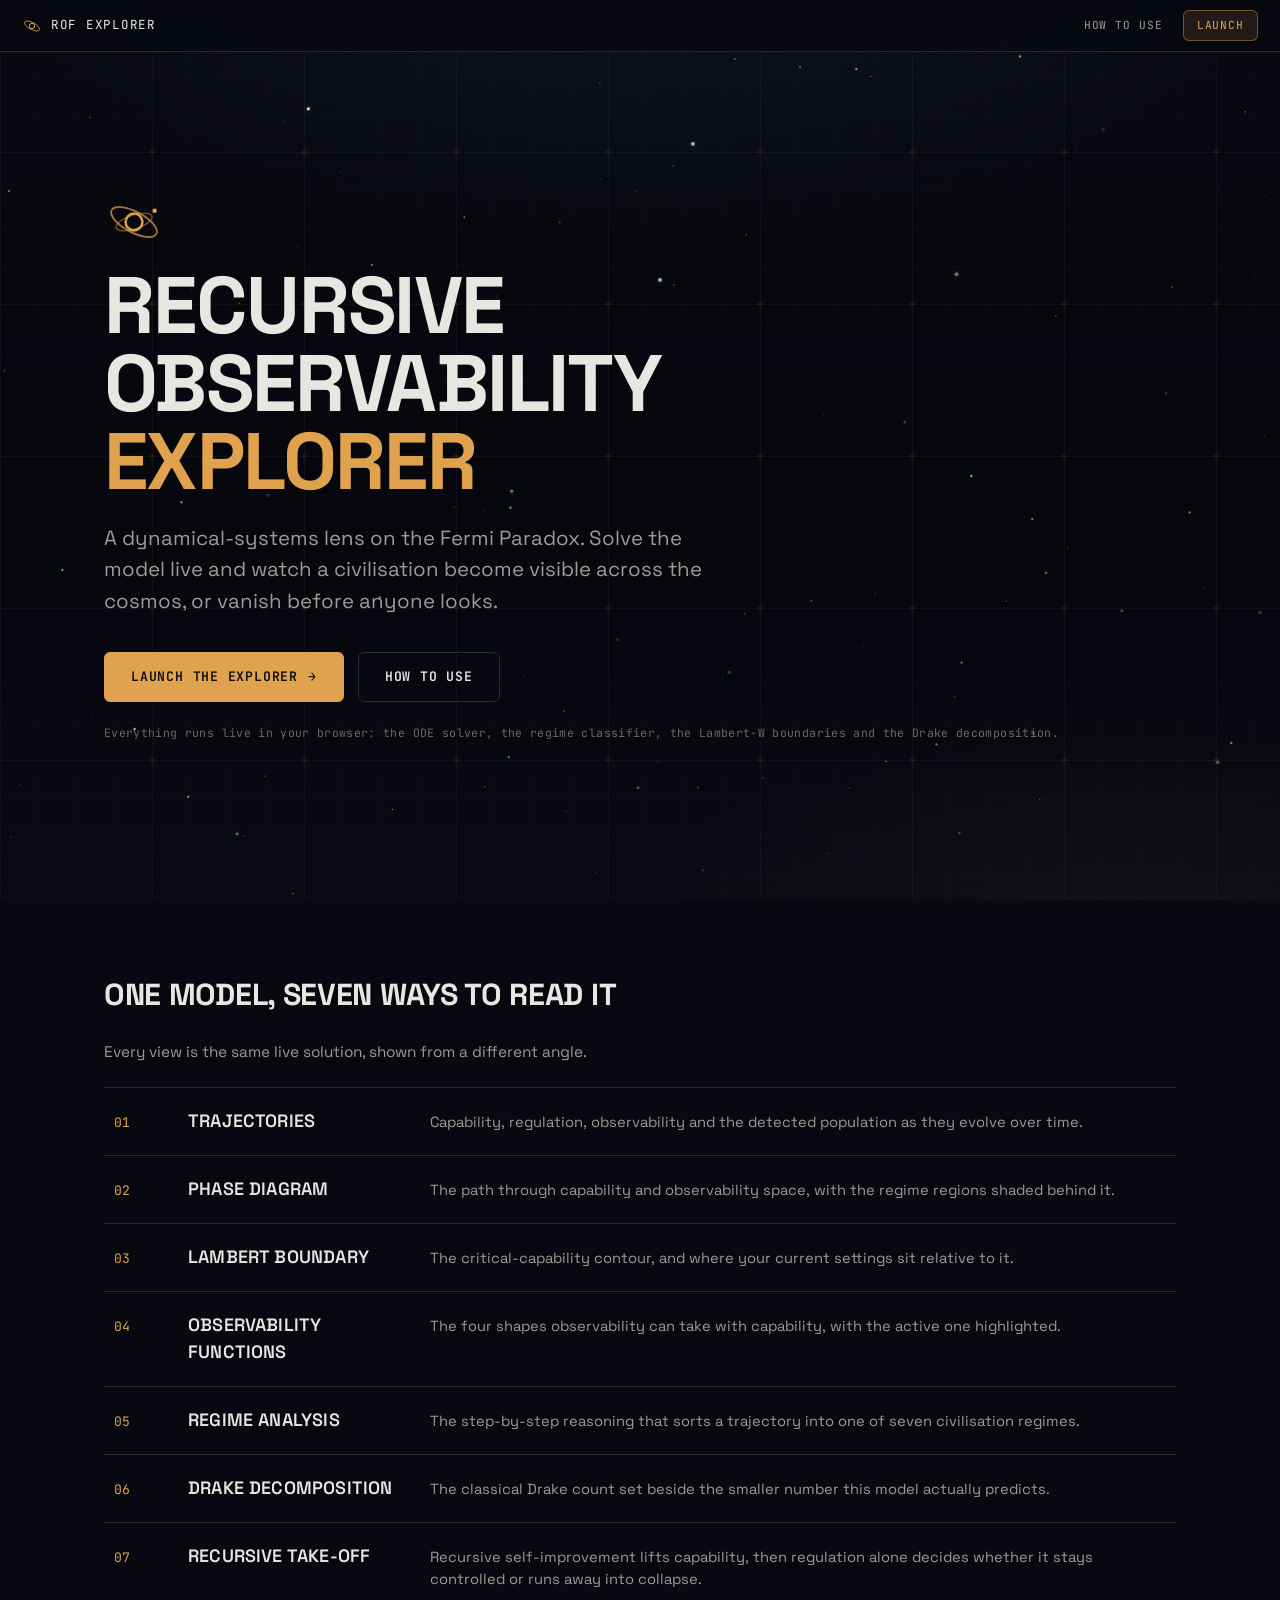
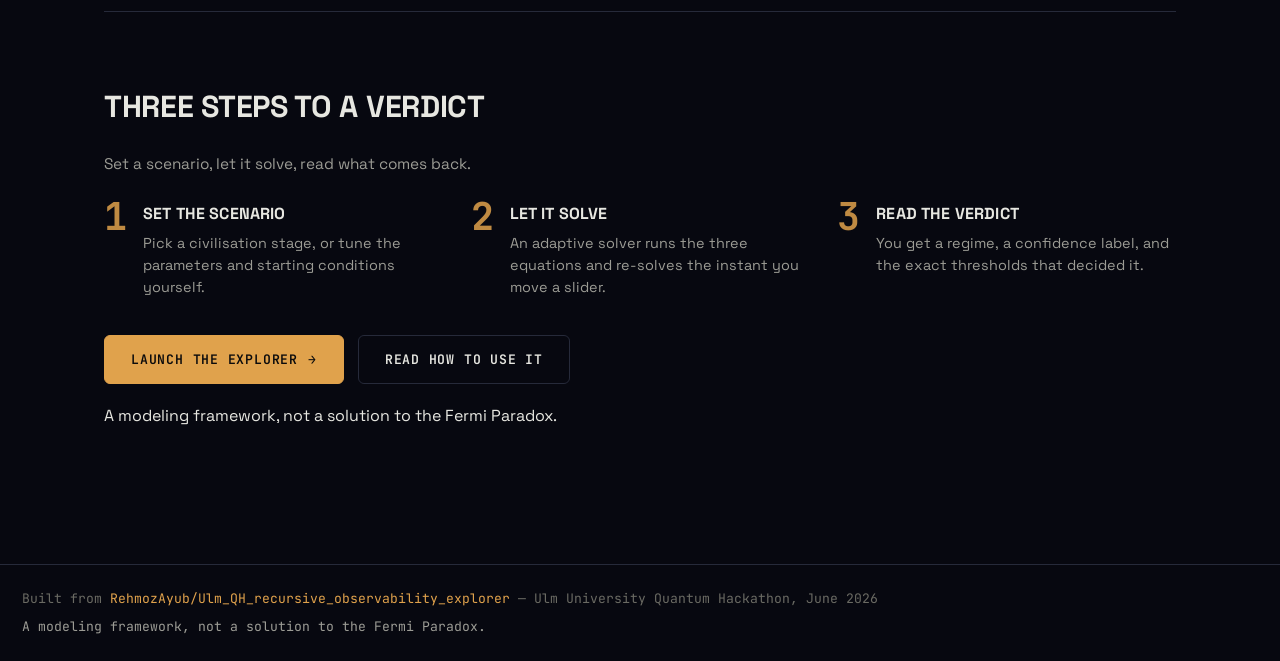
<file: index.html>
<!DOCTYPE html>
<html lang="en">
<head>
  <meta charset="UTF-8" />
  <meta name="viewport" content="width=device-width, initial-scale=1.0" />
  <title>Recursive Observability Explorer — Welcome</title>
  <meta name="description" content="Welcome to the Recursive Observability Explorer: an interactive deep-space simulator for exploring the Fermi Paradox through the Recursive Observability Filter (ROF) dynamical-systems model." />
  <link rel="preconnect" href="https://fonts.googleapis.com" />
  <link rel="preconnect" href="https://fonts.gstatic.com" crossorigin />
  <link href="https://fonts.googleapis.com/css2?family=Space+Grotesk:wght@400;500;600;700&family=JetBrains+Mono:wght@400;500;600&display=swap" rel="stylesheet" />
  <link rel="stylesheet" href="css/style.css" />
  <link rel="icon" href="data:image/svg+xml,%3Csvg xmlns='http://www.w3.org/2000/svg' viewBox='0 0 32 32'%3E%3Crect width='32' height='32' fill='%23070810'/%3E%3Ccircle cx='16' cy='16' r='5' fill='none' stroke='%23e0a24c' stroke-width='2'/%3E%3Cellipse cx='16' cy='16' rx='13' ry='5.5' fill='none' stroke='%23e0a24c' stroke-width='1.4' transform='rotate(28 16 16)'/%3E%3C/svg%3E" />
</head>
<body>
  <canvas id="bg-canvas" aria-hidden="true"></canvas>

  <nav class="topbar">
    <a class="brand" href="index.html">
      <svg viewBox="0 0 64 64" fill="none" aria-hidden="true" xmlns="http://www.w3.org/2000/svg">
        <circle cx="32" cy="32" r="8.5" stroke="currentColor" stroke-width="3"/>
        <ellipse cx="32" cy="32" rx="27" ry="11" stroke="currentColor" stroke-width="2.4" transform="rotate(28 32 32)"/>
      </svg>
      <span>ROF Explorer</span>
    </a>
    <div class="topbar-links">
      <a href="guide.html">How to use</a>
      <a class="primary" href="explorer.html">Launch</a>
    </div>
  </nav>

  <div class="lander-wrap">
    <!-- HERO -->
    <header class="lhero">
      <svg class="logo-xl spin-slow rise" viewBox="0 0 64 64" fill="none" aria-label="Recursive Observability Explorer logo" xmlns="http://www.w3.org/2000/svg">
        <circle cx="32" cy="32" r="9" stroke="currentColor" stroke-width="2.6"/>
        <ellipse cx="32" cy="32" rx="27" ry="11" stroke="currentColor" stroke-width="2" transform="rotate(28 32 32)" style="opacity:.7"/>
        <ellipse cx="32" cy="32" rx="20" ry="7.5" stroke="currentColor" stroke-width="1.5" transform="rotate(-18 32 32)" style="opacity:.45"/>
        <circle cx="54" cy="20" r="2.4" fill="currentColor"/>
      </svg>
      <h1 class="rise d1">Recursive<br />Observability<br /><span class="amber">Explorer</span></h1>
      <p class="lead rise d2">A dynamical-systems lens on the Fermi Paradox. Solve the model live and watch a civilisation become visible across the cosmos, or vanish before anyone looks.</p>
      <div class="cta-row rise d3">
        <a class="btn-cta primary" href="explorer.html">Launch the Explorer <span class="arrow">&rarr;</span></a>
        <a class="btn-cta ghost" href="guide.html">How to use</a>
      </div>
      <p class="microline rise d4">Everything runs live in your browser: the ODE solver, the regime classifier, the Lambert-W boundaries and the Drake decomposition.</p>
    </header>

    <!-- WHAT YOU CAN DO — editorial index, not cards -->
    <section class="lsection">
      <div class="lsection-head reveal">
        <h2 class="section-head">One model, seven ways to read it</h2>
        <p class="section-note">Every view is the same live solution, shown from a different angle.</p>
      </div>
      <ol class="index-list">
        <li class="index-row reveal"><span class="ix-num">01</span><span class="ix-name">Trajectories</span><span class="ix-desc">Capability, regulation, observability and the detected population as they evolve over time.</span></li>
        <li class="index-row reveal"><span class="ix-num">02</span><span class="ix-name">Phase Diagram</span><span class="ix-desc">The path through capability and observability space, with the regime regions shaded behind it.</span></li>
        <li class="index-row reveal"><span class="ix-num">03</span><span class="ix-name">Lambert Boundary</span><span class="ix-desc">The critical-capability contour, and where your current settings sit relative to it.</span></li>
        <li class="index-row reveal"><span class="ix-num">04</span><span class="ix-name">Observability Functions</span><span class="ix-desc">The four shapes observability can take with capability, with the active one highlighted.</span></li>
        <li class="index-row reveal"><span class="ix-num">05</span><span class="ix-name">Regime Analysis</span><span class="ix-desc">The step-by-step reasoning that sorts a trajectory into one of seven civilisation regimes.</span></li>
        <li class="index-row reveal"><span class="ix-num">06</span><span class="ix-name">Drake Decomposition</span><span class="ix-desc">The classical Drake count set beside the smaller number this model actually predicts.</span></li>
        <li class="index-row reveal"><span class="ix-num">07</span><span class="ix-name">Recursive Take-off</span><span class="ix-desc">Recursive self-improvement lifts capability, then regulation alone decides whether it stays controlled or runs away into collapse.</span></li>
      </ol>
    </section>

    <!-- HOW IT WORKS — stepped flow, not boxes -->
    <section class="lsection">
      <div class="lsection-head reveal">
        <h2 class="section-head">Three steps to a verdict</h2>
        <p class="section-note">Set a scenario, let it solve, read what comes back.</p>
      </div>
      <ol class="stepflow">
        <li class="step reveal"><span class="step-n">1</span><div class="step-body"><h3>Set the scenario</h3><p>Pick a civilisation stage, or tune the parameters and starting conditions yourself.</p></div></li>
        <li class="step reveal" style="--d:.08s"><span class="step-n">2</span><div class="step-body"><h3>Let it solve</h3><p>An adaptive solver runs the three equations and re-solves the instant you move a slider.</p></div></li>
        <li class="step reveal" style="--d:.16s"><span class="step-n">3</span><div class="step-body"><h3>Read the verdict</h3><p>You get a regime, a confidence label, and the exact thresholds that decided it.</p></div></li>
      </ol>
      <div class="cta-row reveal" style="margin-top:36px">
        <a class="btn-cta primary" href="explorer.html">Launch the Explorer <span class="arrow">&rarr;</span></a>
        <a class="btn-cta ghost" href="guide.html">Read how to use it</a>
      </div>
      <p class="microline reveal" style="--d:.1s;margin-top:20px">A modeling framework, not a solution to the Fermi Paradox.</p>
    </section>
  </div>

  <footer class="site-foot">
    <div>Built from
      <a href="https://github.com/RehmozAyub/Ulm_QH_recursive_observability_explorer" target="_blank" rel="noopener">RehmozAyub/Ulm_QH_recursive_observability_explorer</a>
      — Ulm University Quantum Hackathon, June 2026
    </div>
    <div class="fdisc">A modeling framework, not a solution to the Fermi Paradox.</div>
  </footer>

  <script src="js/background.js"></script>
  <script src="js/motion.js"></script>
</body>
</html>
</file>
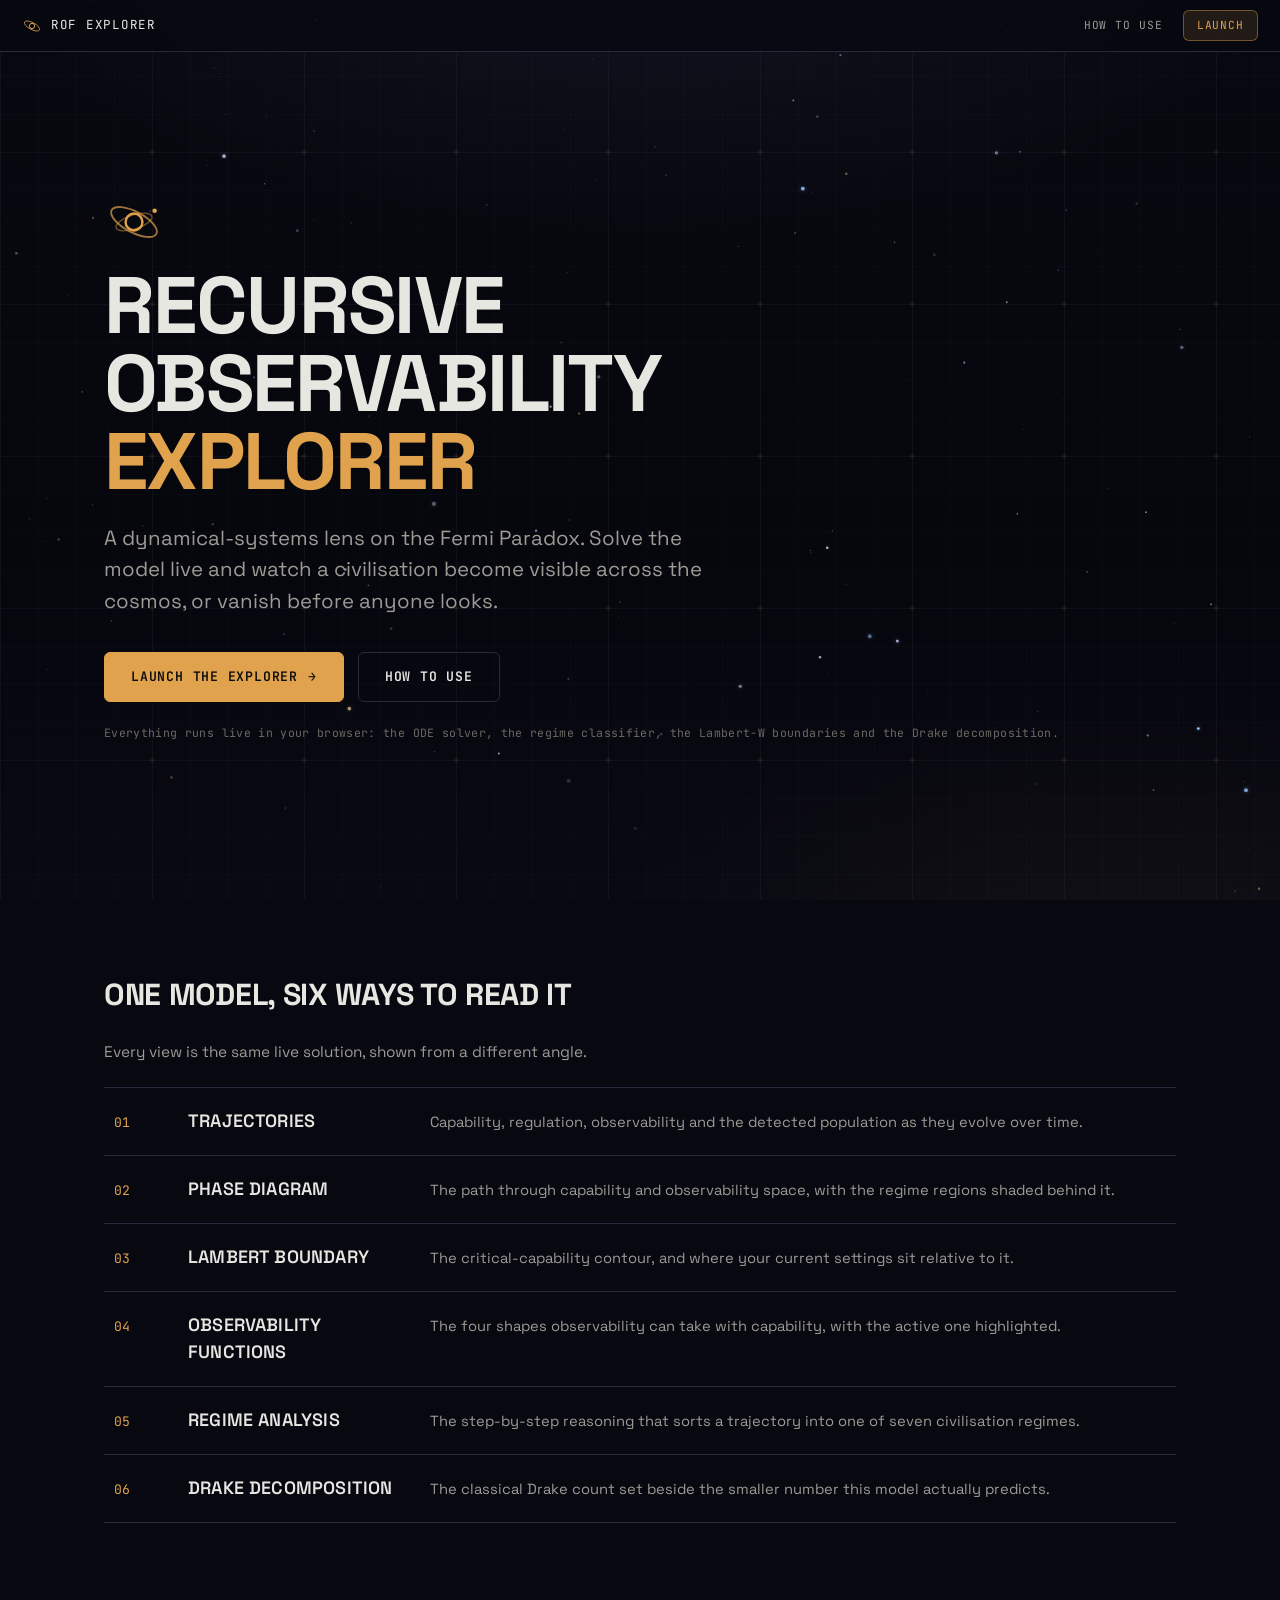
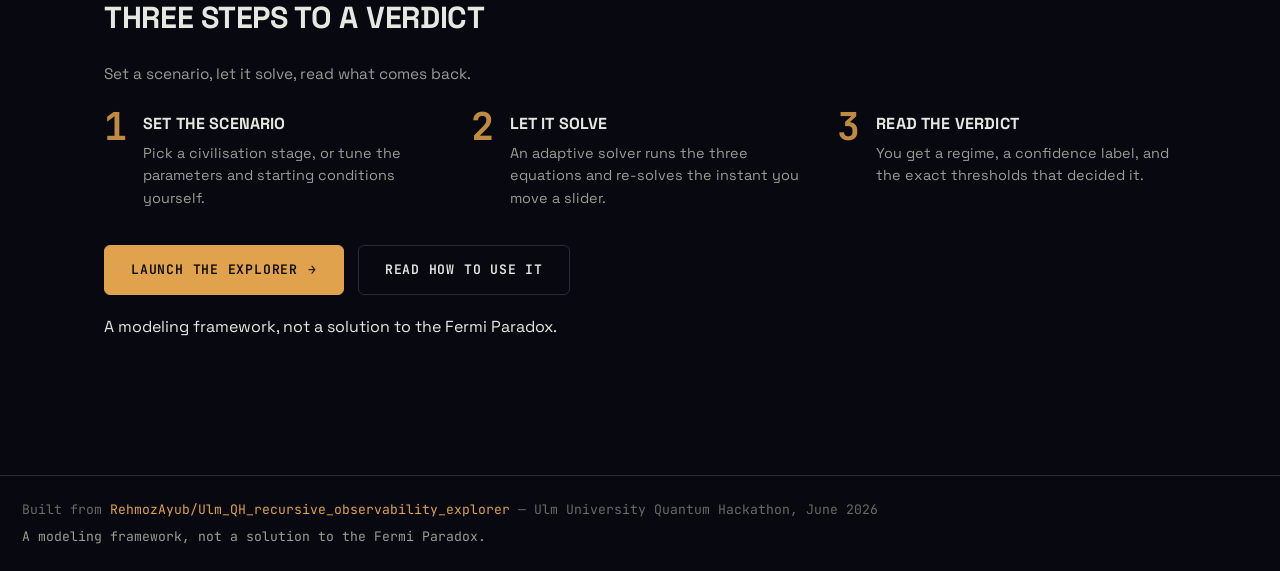
<file: web_html_version_brutalist/index.html>
<!DOCTYPE html>
<html lang="en">
<head>
  <meta charset="UTF-8" />
  <meta name="viewport" content="width=device-width, initial-scale=1.0" />
  <title>Recursive Observability Explorer — Welcome</title>
  <meta name="description" content="Welcome to the Recursive Observability Explorer: an interactive deep-space simulator for exploring the Fermi Paradox through the Recursive Observability Filter (ROF) dynamical-systems model." />
  <link rel="preconnect" href="https://fonts.googleapis.com" />
  <link rel="preconnect" href="https://fonts.gstatic.com" crossorigin />
  <link href="https://fonts.googleapis.com/css2?family=Space+Grotesk:wght@400;500;600;700&family=JetBrains+Mono:wght@400;500;600&display=swap" rel="stylesheet" />
  <link rel="stylesheet" href="css/style.css" />
  <link rel="icon" href="data:image/svg+xml,%3Csvg xmlns='http://www.w3.org/2000/svg' viewBox='0 0 32 32'%3E%3Crect width='32' height='32' fill='%23070810'/%3E%3Ccircle cx='16' cy='16' r='5' fill='none' stroke='%23e0a24c' stroke-width='2'/%3E%3Cellipse cx='16' cy='16' rx='13' ry='5.5' fill='none' stroke='%23e0a24c' stroke-width='1.4' transform='rotate(28 16 16)'/%3E%3C/svg%3E" />
</head>
<body>
  <canvas id="bg-canvas" aria-hidden="true"></canvas>

  <nav class="topbar">
    <a class="brand" href="index.html">
      <svg viewBox="0 0 64 64" fill="none" aria-hidden="true" xmlns="http://www.w3.org/2000/svg">
        <circle cx="32" cy="32" r="8.5" stroke="currentColor" stroke-width="3"/>
        <ellipse cx="32" cy="32" rx="27" ry="11" stroke="currentColor" stroke-width="2.4" transform="rotate(28 32 32)"/>
      </svg>
      <span>ROF Explorer</span>
    </a>
    <div class="topbar-links">
      <a href="guide.html">How to use</a>
      <a class="primary" href="explorer.html">Launch</a>
    </div>
  </nav>

  <div class="lander-wrap">
    <!-- HERO -->
    <header class="lhero">
      <svg class="logo-xl spin-slow rise" viewBox="0 0 64 64" fill="none" aria-label="Recursive Observability Explorer logo" xmlns="http://www.w3.org/2000/svg">
        <circle cx="32" cy="32" r="9" stroke="currentColor" stroke-width="2.6"/>
        <ellipse cx="32" cy="32" rx="27" ry="11" stroke="currentColor" stroke-width="2" transform="rotate(28 32 32)" style="opacity:.7"/>
        <ellipse cx="32" cy="32" rx="20" ry="7.5" stroke="currentColor" stroke-width="1.5" transform="rotate(-18 32 32)" style="opacity:.45"/>
        <circle cx="54" cy="20" r="2.4" fill="currentColor"/>
      </svg>
      <h1 class="rise d1">Recursive<br />Observability<br /><span class="amber">Explorer</span></h1>
      <p class="lead rise d2">A dynamical-systems lens on the Fermi Paradox. Solve the model live and watch a civilisation become visible across the cosmos, or vanish before anyone looks.</p>
      <div class="cta-row rise d3">
        <a class="btn-cta primary" href="explorer.html">Launch the Explorer <span class="arrow">&rarr;</span></a>
        <a class="btn-cta ghost" href="guide.html">How to use</a>
      </div>
      <p class="microline rise d4">Everything runs live in your browser: the ODE solver, the regime classifier, the Lambert-W boundaries and the Drake decomposition.</p>
    </header>

    <!-- WHAT YOU CAN DO — editorial index, not cards -->
    <section class="lsection">
      <div class="lsection-head reveal">
        <h2 class="section-head">One model, six ways to read it</h2>
        <p class="section-note">Every view is the same live solution, shown from a different angle.</p>
      </div>
      <ol class="index-list">
        <li class="index-row reveal"><span class="ix-num">01</span><span class="ix-name">Trajectories</span><span class="ix-desc">Capability, regulation, observability and the detected population as they evolve over time.</span></li>
        <li class="index-row reveal"><span class="ix-num">02</span><span class="ix-name">Phase Diagram</span><span class="ix-desc">The path through capability and observability space, with the regime regions shaded behind it.</span></li>
        <li class="index-row reveal"><span class="ix-num">03</span><span class="ix-name">Lambert Boundary</span><span class="ix-desc">The critical-capability contour, and where your current settings sit relative to it.</span></li>
        <li class="index-row reveal"><span class="ix-num">04</span><span class="ix-name">Observability Functions</span><span class="ix-desc">The four shapes observability can take with capability, with the active one highlighted.</span></li>
        <li class="index-row reveal"><span class="ix-num">05</span><span class="ix-name">Regime Analysis</span><span class="ix-desc">The step-by-step reasoning that sorts a trajectory into one of seven civilisation regimes.</span></li>
        <li class="index-row reveal"><span class="ix-num">06</span><span class="ix-name">Drake Decomposition</span><span class="ix-desc">The classical Drake count set beside the smaller number this model actually predicts.</span></li>
      </ol>
    </section>

    <!-- HOW IT WORKS — stepped flow, not boxes -->
    <section class="lsection">
      <div class="lsection-head reveal">
        <h2 class="section-head">Three steps to a verdict</h2>
        <p class="section-note">Set a scenario, let it solve, read what comes back.</p>
      </div>
      <ol class="stepflow">
        <li class="step reveal"><span class="step-n">1</span><div class="step-body"><h3>Set the scenario</h3><p>Pick a civilisation stage, or tune the parameters and starting conditions yourself.</p></div></li>
        <li class="step reveal" style="--d:.08s"><span class="step-n">2</span><div class="step-body"><h3>Let it solve</h3><p>An adaptive solver runs the three equations and re-solves the instant you move a slider.</p></div></li>
        <li class="step reveal" style="--d:.16s"><span class="step-n">3</span><div class="step-body"><h3>Read the verdict</h3><p>You get a regime, a confidence label, and the exact thresholds that decided it.</p></div></li>
      </ol>
      <div class="cta-row reveal" style="margin-top:36px">
        <a class="btn-cta primary" href="explorer.html">Launch the Explorer <span class="arrow">&rarr;</span></a>
        <a class="btn-cta ghost" href="guide.html">Read how to use it</a>
      </div>
      <p class="microline reveal" style="--d:.1s;margin-top:20px">A modeling framework, not a solution to the Fermi Paradox.</p>
    </section>
  </div>

  <footer class="site-foot">
    <div>Built from
      <a href="https://github.com/RehmozAyub/Ulm_QH_recursive_observability_explorer" target="_blank" rel="noopener">RehmozAyub/Ulm_QH_recursive_observability_explorer</a>
      — Ulm University Quantum Hackathon, June 2026
    </div>
    <div class="fdisc">A modeling framework, not a solution to the Fermi Paradox.</div>
  </footer>

  <script src="js/background.js"></script>
  <script src="js/motion.js"></script>
</body>
</html>
</file>
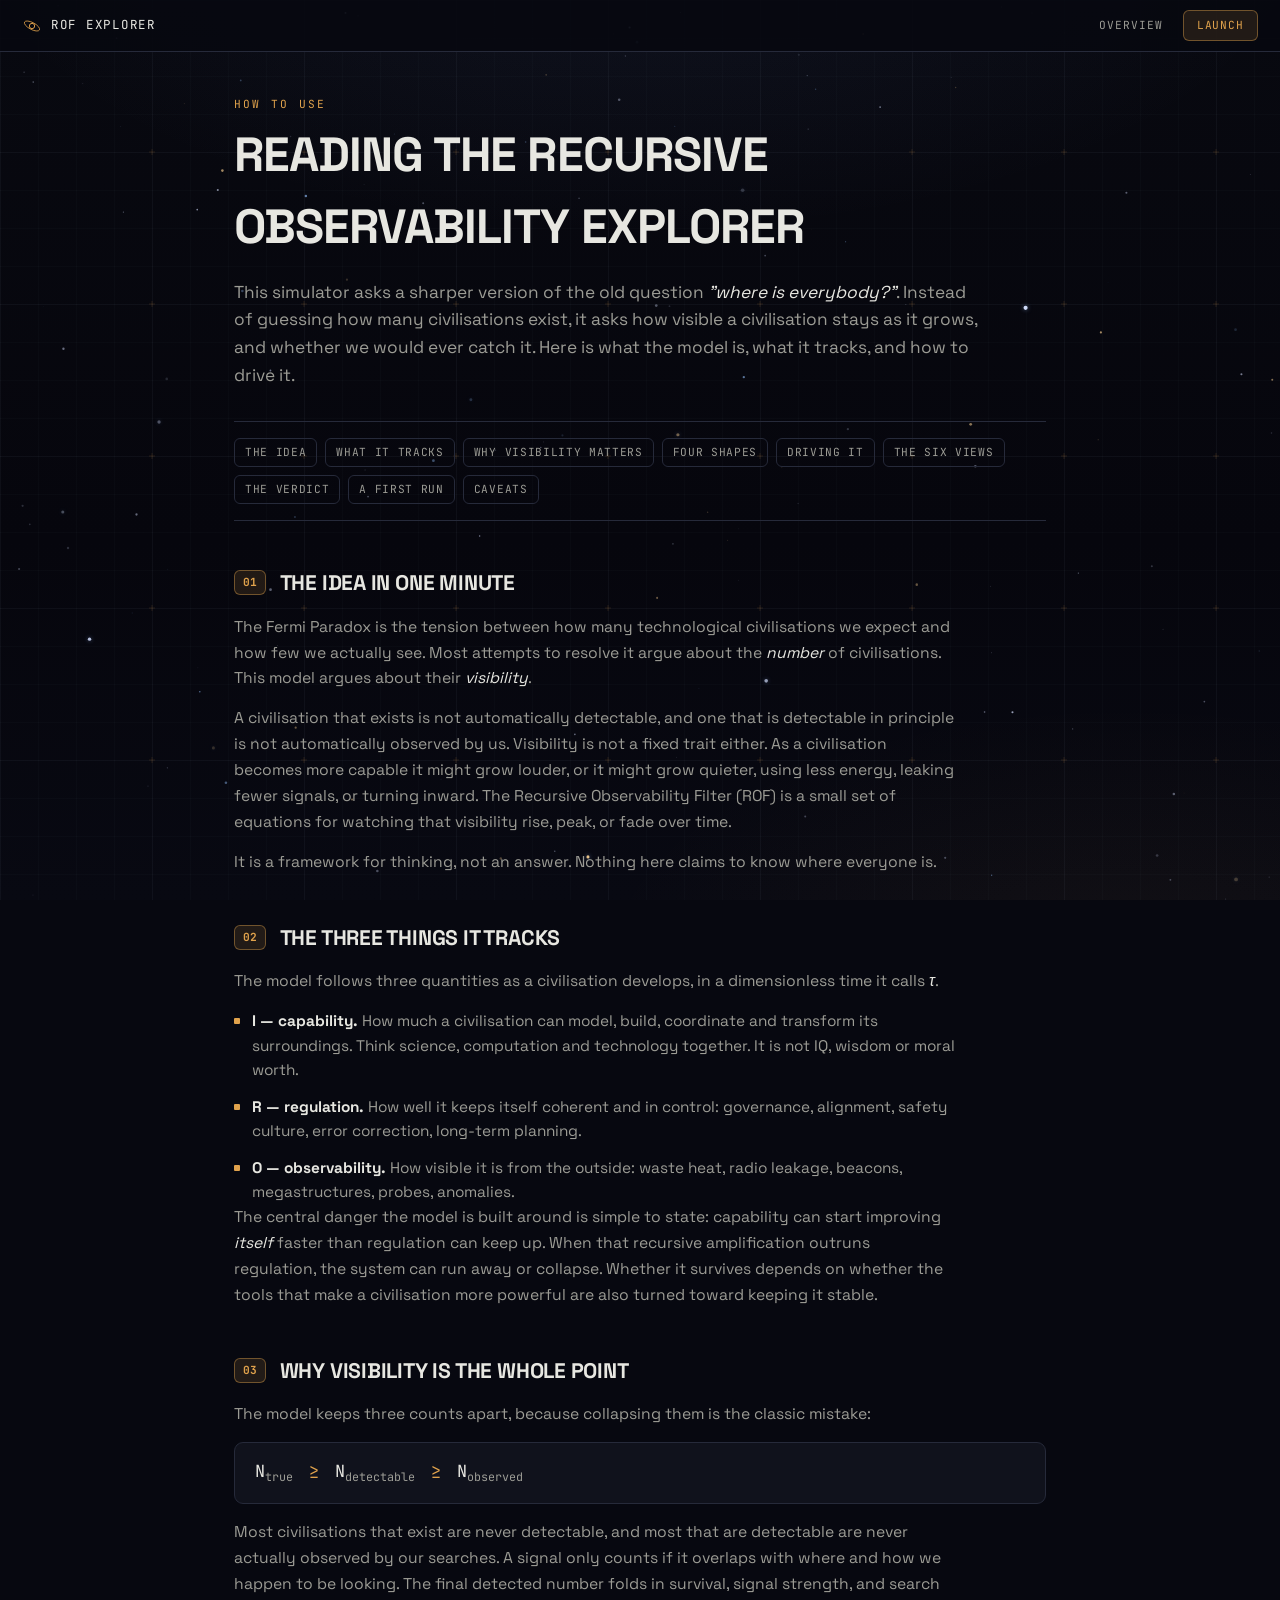
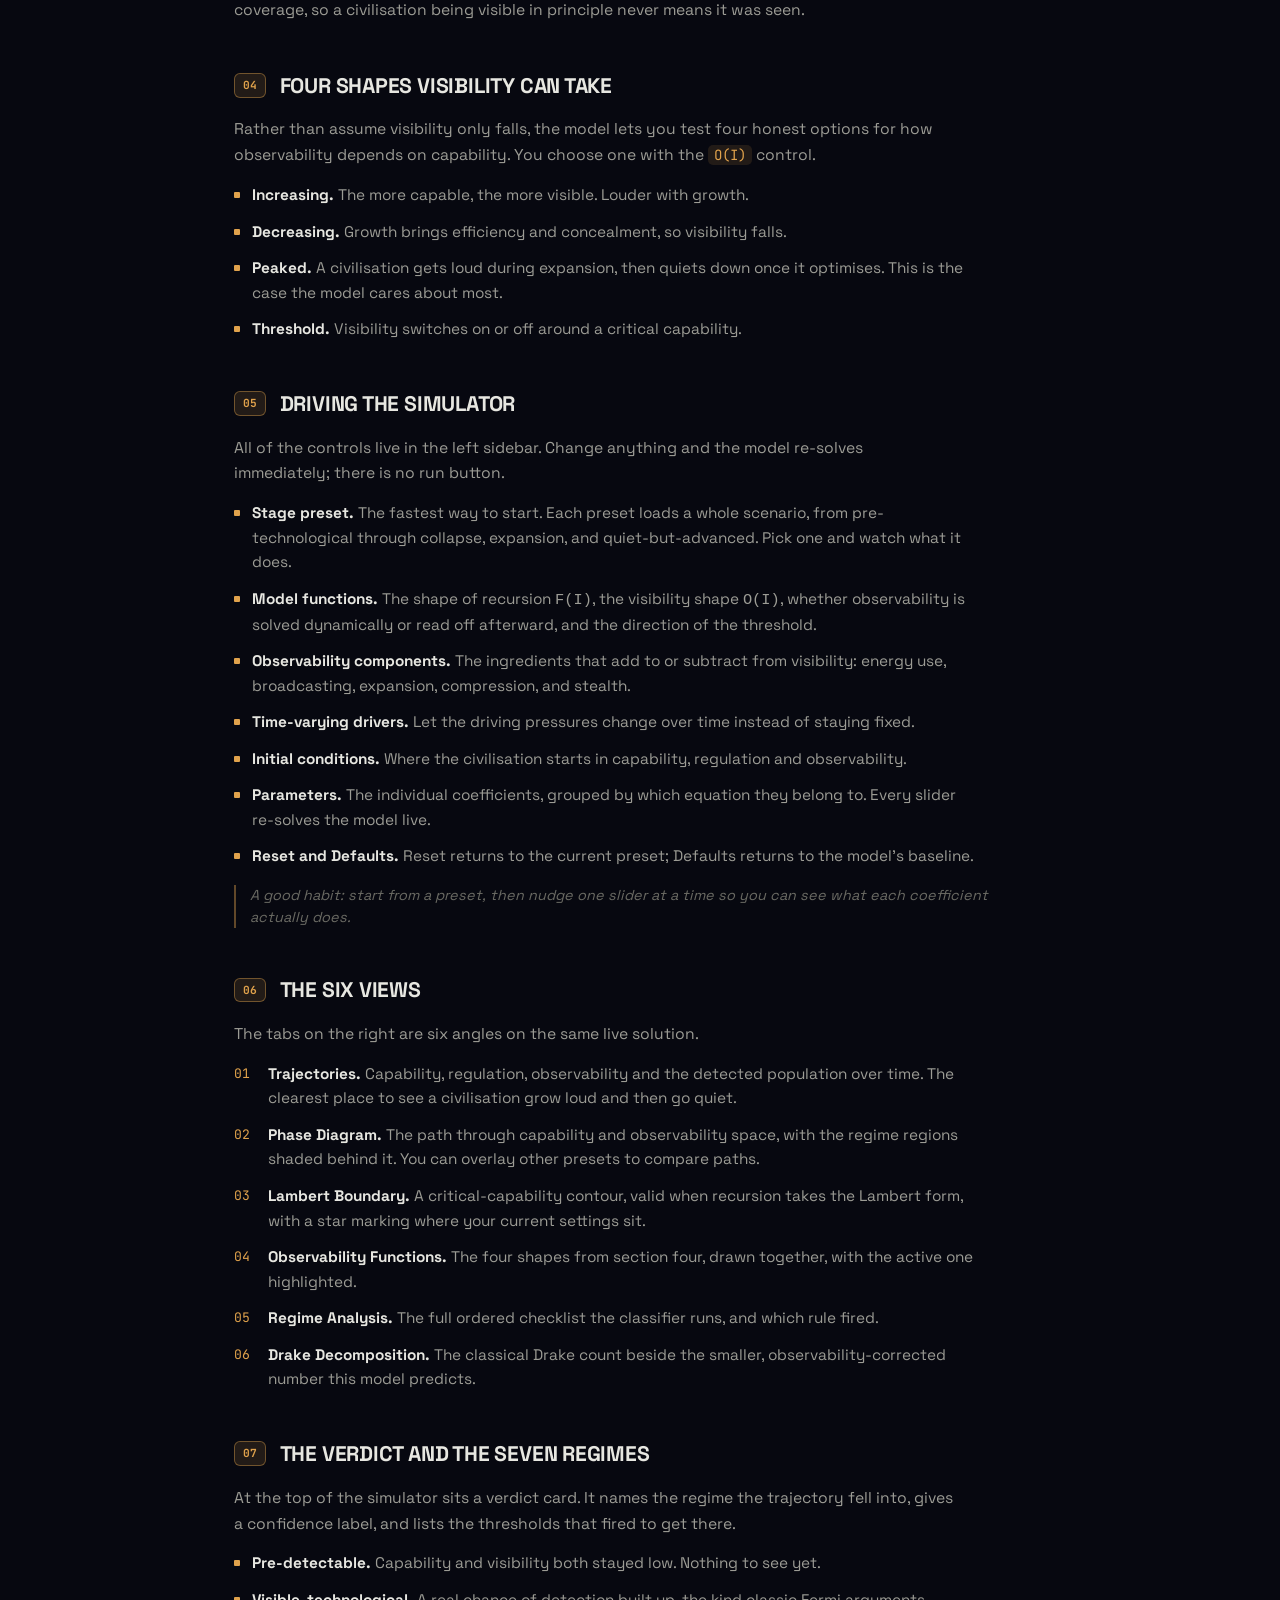
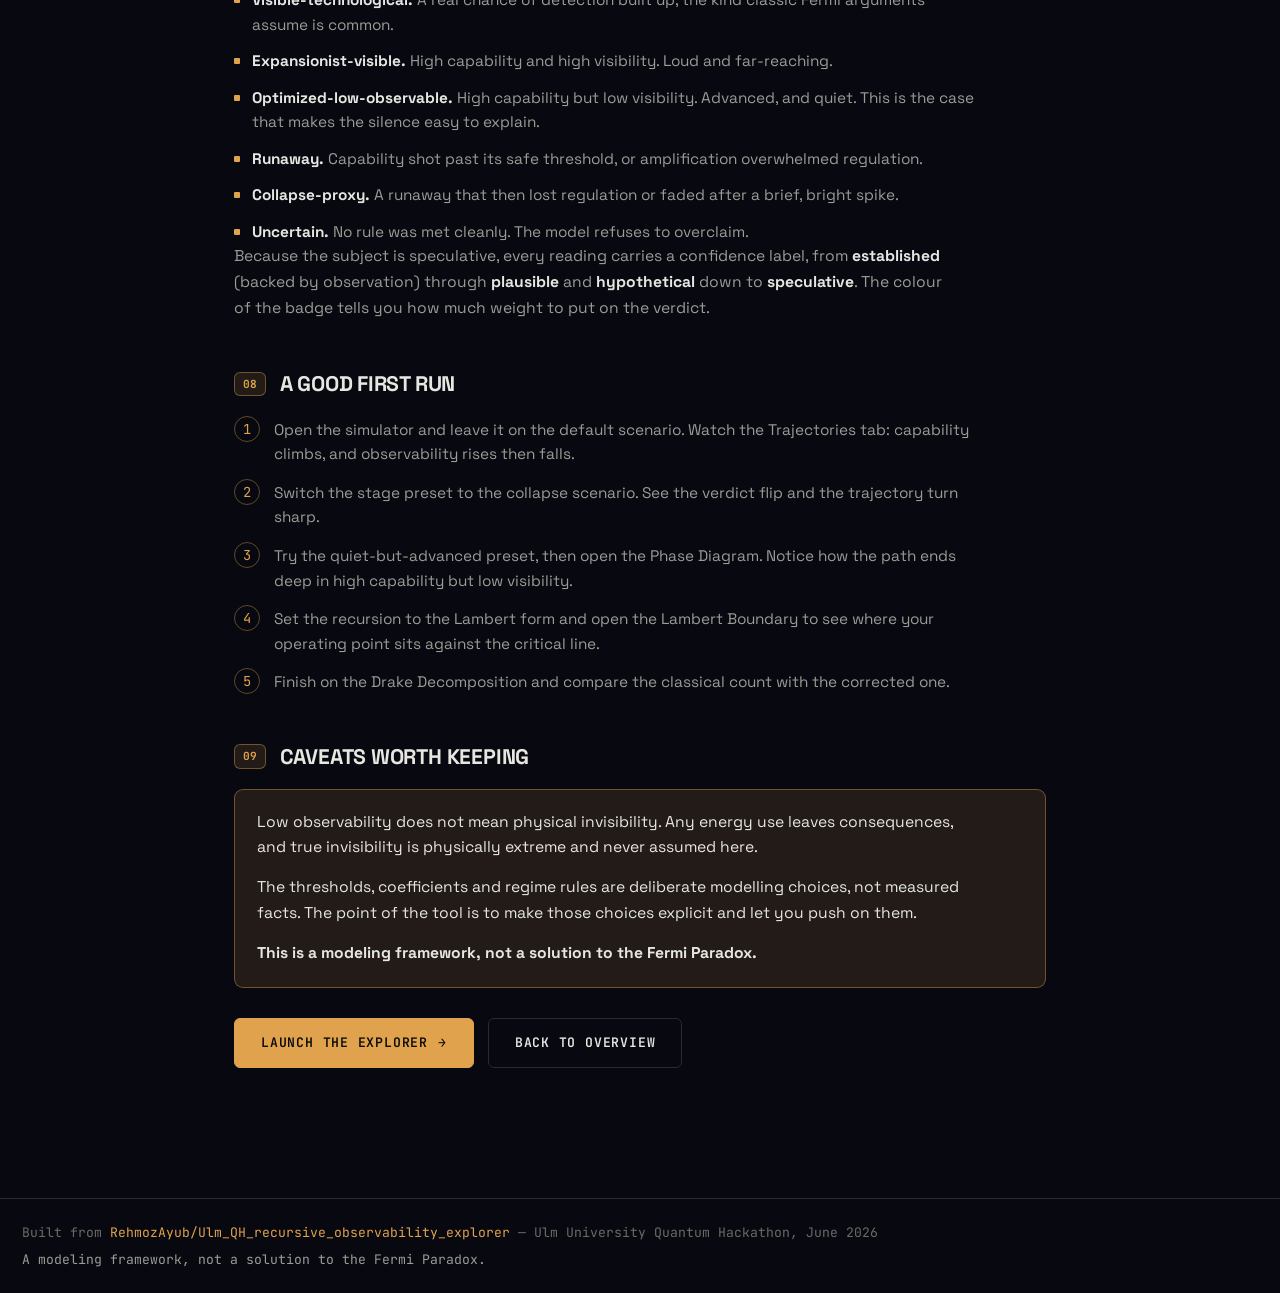
<file: web_html_version_brutalist/guide.html>
<!DOCTYPE html>
<html lang="en">
<head>
  <meta charset="UTF-8" />
  <meta name="viewport" content="width=device-width, initial-scale=1.0" />
  <title>Recursive Observability Explorer — How to Use</title>
  <meta name="description" content="How to use the Recursive Observability Explorer: what the model is, what it tracks, and how to drive the simulator, in plain language." />
  <link rel="preconnect" href="https://fonts.googleapis.com" />
  <link rel="preconnect" href="https://fonts.gstatic.com" crossorigin />
  <link href="https://fonts.googleapis.com/css2?family=Space+Grotesk:wght@400;500;600;700&family=JetBrains+Mono:wght@400;500;600&display=swap" rel="stylesheet" />
  <link rel="stylesheet" href="css/style.css" />
  <link rel="icon" href="data:image/svg+xml,%3Csvg xmlns='http://www.w3.org/2000/svg' viewBox='0 0 32 32'%3E%3Crect width='32' height='32' fill='%23070810'/%3E%3Ccircle cx='16' cy='16' r='5' fill='none' stroke='%23e0a24c' stroke-width='2'/%3E%3Cellipse cx='16' cy='16' rx='13' ry='5.5' fill='none' stroke='%23e0a24c' stroke-width='1.4' transform='rotate(28 16 16)'/%3E%3C/svg%3E" />
</head>
<body>
  <canvas id="bg-canvas" aria-hidden="true"></canvas>

  <nav class="topbar">
    <a class="brand" href="index.html">
      <svg viewBox="0 0 64 64" fill="none" aria-hidden="true" xmlns="http://www.w3.org/2000/svg">
        <circle cx="32" cy="32" r="8.5" stroke="currentColor" stroke-width="3"/>
        <ellipse cx="32" cy="32" rx="27" ry="11" stroke="currentColor" stroke-width="2.4" transform="rotate(28 32 32)"/>
      </svg>
      <span>ROF Explorer</span>
    </a>
    <div class="topbar-links">
      <a href="index.html">Overview</a>
      <a class="primary" href="explorer.html">Launch</a>
    </div>
  </nav>

  <div class="guide-wrap">
    <header class="rise">
      <p class="section-label">How to use</p>
      <h1>Reading the Recursive Observability Explorer</h1>
      <p class="g-lead">This simulator asks a sharper version of the old question <em>"where is everybody?"</em>. Instead of guessing how many civilisations exist, it asks how visible a civilisation stays as it grows, and whether we would ever catch it. Here is what the model is, what it tracks, and how to drive it.</p>
    </header>

    <!-- contents -->
    <nav class="guide-toc rise d1" aria-label="Contents">
      <a href="#idea">The idea</a>
      <a href="#tracks">What it tracks</a>
      <a href="#observability">Why visibility matters</a>
      <a href="#shapes">Four shapes</a>
      <a href="#controls">Driving it</a>
      <a href="#views">The six views</a>
      <a href="#verdict">The verdict</a>
      <a href="#firstrun">A first run</a>
      <a href="#caveats">Caveats</a>
    </nav>

    <!-- 1 -->
    <section class="guide-section" id="idea">
      <h2 class="g-h2"><span class="g-tag">01</span>The idea in one minute</h2>
      <p class="g-p">The Fermi Paradox is the tension between how many technological civilisations we expect and how few we actually see. Most attempts to resolve it argue about the <em>number</em> of civilisations. This model argues about their <em>visibility</em>.</p>
      <p class="g-p">A civilisation that exists is not automatically detectable, and one that is detectable in principle is not automatically observed by us. Visibility is not a fixed trait either. As a civilisation becomes more capable it might grow louder, or it might grow quieter, using less energy, leaking fewer signals, or turning inward. The Recursive Observability Filter (ROF) is a small set of equations for watching that visibility rise, peak, or fade over time.</p>
      <p class="g-p">It is a framework for thinking, not an answer. Nothing here claims to know where everyone is.</p>
    </section>

    <!-- 2 -->
    <section class="guide-section" id="tracks">
      <h2 class="g-h2"><span class="g-tag">02</span>The three things it tracks</h2>
      <p class="g-p">The model follows three quantities as a civilisation develops, in a dimensionless time it calls <em>&tau;</em>.</p>
      <ul class="g-defs">
        <li><b>I — capability.</b> How much a civilisation can model, build, coordinate and transform its surroundings. Think science, computation and technology together. It is not IQ, wisdom or moral worth.</li>
        <li><b>R — regulation.</b> How well it keeps itself coherent and in control: governance, alignment, safety culture, error correction, long-term planning.</li>
        <li><b>O — observability.</b> How visible it is from the outside: waste heat, radio leakage, beacons, megastructures, probes, anomalies.</li>
      </ul>
      <p class="g-p">The central danger the model is built around is simple to state: capability can start improving <em>itself</em> faster than regulation can keep up. When that recursive amplification outruns regulation, the system can run away or collapse. Whether it survives depends on whether the tools that make a civilisation more powerful are also turned toward keeping it stable.</p>
    </section>

    <!-- 3 -->
    <section class="guide-section" id="observability">
      <h2 class="g-h2"><span class="g-tag">03</span>Why visibility is the whole point</h2>
      <p class="g-p">The model keeps three counts apart, because collapsing them is the classic mistake:</p>
      <div class="g-hier">
        <span>N<sub>true</sub></span><span class="g-ge">&ge;</span><span>N<sub>detectable</sub></span><span class="g-ge">&ge;</span><span>N<sub>observed</sub></span>
      </div>
      <p class="g-p">Most civilisations that exist are never detectable, and most that are detectable are never actually observed by our searches. A signal only counts if it overlaps with where and how we happen to be looking. The final detected number folds in survival, signal strength, and search coverage, so a civilisation being visible in principle never means it was seen.</p>
    </section>

    <!-- 4 -->
    <section class="guide-section" id="shapes">
      <h2 class="g-h2"><span class="g-tag">04</span>Four shapes visibility can take</h2>
      <p class="g-p">Rather than assume visibility only falls, the model lets you test four honest options for how observability depends on capability. You choose one with the <code>O(I)</code> control.</p>
      <ul class="g-defs">
        <li><b>Increasing.</b> The more capable, the more visible. Louder with growth.</li>
        <li><b>Decreasing.</b> Growth brings efficiency and concealment, so visibility falls.</li>
        <li><b>Peaked.</b> A civilisation gets loud during expansion, then quiets down once it optimises. This is the case the model cares about most.</li>
        <li><b>Threshold.</b> Visibility switches on or off around a critical capability.</li>
      </ul>
    </section>

    <!-- 5 -->
    <section class="guide-section" id="controls">
      <h2 class="g-h2"><span class="g-tag">05</span>Driving the simulator</h2>
      <p class="g-p">All of the controls live in the left sidebar. Change anything and the model re-solves immediately; there is no run button.</p>
      <ul class="g-defs">
        <li><b>Stage preset.</b> The fastest way to start. Each preset loads a whole scenario, from pre-technological through collapse, expansion, and quiet-but-advanced. Pick one and watch what it does.</li>
        <li><b>Model functions.</b> The shape of recursion <code>F(I)</code>, the visibility shape <code>O(I)</code>, whether observability is solved dynamically or read off afterward, and the direction of the threshold.</li>
        <li><b>Observability components.</b> The ingredients that add to or subtract from visibility: energy use, broadcasting, expansion, compression, and stealth.</li>
        <li><b>Time-varying drivers.</b> Let the driving pressures change over time instead of staying fixed.</li>
        <li><b>Initial conditions.</b> Where the civilisation starts in capability, regulation and observability.</li>
        <li><b>Parameters.</b> The individual coefficients, grouped by which equation they belong to. Every slider re-solves the model live.</li>
        <li><b>Reset and Defaults.</b> Reset returns to the current preset; Defaults returns to the model's baseline.</li>
      </ul>
      <p class="g-note">A good habit: start from a preset, then nudge one slider at a time so you can see what each coefficient actually does.</p>
    </section>

    <!-- 6 -->
    <section class="guide-section" id="views">
      <h2 class="g-h2"><span class="g-tag">06</span>The six views</h2>
      <p class="g-p">The tabs on the right are six angles on the same live solution.</p>
      <ol class="g-views">
        <li><b>Trajectories.</b> Capability, regulation, observability and the detected population over time. The clearest place to see a civilisation grow loud and then go quiet.</li>
        <li><b>Phase Diagram.</b> The path through capability and observability space, with the regime regions shaded behind it. You can overlay other presets to compare paths.</li>
        <li><b>Lambert Boundary.</b> A critical-capability contour, valid when recursion takes the Lambert form, with a star marking where your current settings sit.</li>
        <li><b>Observability Functions.</b> The four shapes from section four, drawn together, with the active one highlighted.</li>
        <li><b>Regime Analysis.</b> The full ordered checklist the classifier runs, and which rule fired.</li>
        <li><b>Drake Decomposition.</b> The classical Drake count beside the smaller, observability-corrected number this model predicts.</li>
      </ol>
    </section>

    <!-- 7 -->
    <section class="guide-section" id="verdict">
      <h2 class="g-h2"><span class="g-tag">07</span>The verdict and the seven regimes</h2>
      <p class="g-p">At the top of the simulator sits a verdict card. It names the regime the trajectory fell into, gives a confidence label, and lists the thresholds that fired to get there.</p>
      <ul class="g-defs">
        <li><b>Pre-detectable.</b> Capability and visibility both stayed low. Nothing to see yet.</li>
        <li><b>Visible-technological.</b> A real chance of detection built up, the kind classic Fermi arguments assume is common.</li>
        <li><b>Expansionist-visible.</b> High capability and high visibility. Loud and far-reaching.</li>
        <li><b>Optimized-low-observable.</b> High capability but low visibility. Advanced, and quiet. This is the case that makes the silence easy to explain.</li>
        <li><b>Runaway.</b> Capability shot past its safe threshold, or amplification overwhelmed regulation.</li>
        <li><b>Collapse-proxy.</b> A runaway that then lost regulation or faded after a brief, bright spike.</li>
        <li><b>Uncertain.</b> No rule was met cleanly. The model refuses to overclaim.</li>
      </ul>
      <p class="g-p">Because the subject is speculative, every reading carries a confidence label, from <b>established</b> (backed by observation) through <b>plausible</b> and <b>hypothetical</b> down to <b>speculative</b>. The colour of the badge tells you how much weight to put on the verdict.</p>
    </section>

    <!-- 8 -->
    <section class="guide-section" id="firstrun">
      <h2 class="g-h2"><span class="g-tag">08</span>A good first run</h2>
      <ol class="g-steps">
        <li>Open the simulator and leave it on the default scenario. Watch the Trajectories tab: capability climbs, and observability rises then falls.</li>
        <li>Switch the stage preset to the collapse scenario. See the verdict flip and the trajectory turn sharp.</li>
        <li>Try the quiet-but-advanced preset, then open the Phase Diagram. Notice how the path ends deep in high capability but low visibility.</li>
        <li>Set the recursion to the Lambert form and open the Lambert Boundary to see where your operating point sits against the critical line.</li>
        <li>Finish on the Drake Decomposition and compare the classical count with the corrected one.</li>
      </ol>
    </section>

    <!-- 9 -->
    <section class="guide-section" id="caveats">
      <h2 class="g-h2"><span class="g-tag">09</span>Caveats worth keeping</h2>
      <div class="g-callout">
        <p class="g-p">Low observability does not mean physical invisibility. Any energy use leaves consequences, and true invisibility is physically extreme and never assumed here.</p>
        <p class="g-p">The thresholds, coefficients and regime rules are deliberate modelling choices, not measured facts. The point of the tool is to make those choices explicit and let you push on them.</p>
        <p class="g-p" style="margin-bottom:0"><b>This is a modeling framework, not a solution to the Fermi Paradox.</b></p>
      </div>
      <div class="cta-row" style="margin-top:30px">
        <a class="btn-cta primary" href="explorer.html">Launch the Explorer <span class="arrow">&rarr;</span></a>
        <a class="btn-cta ghost" href="index.html">Back to overview</a>
      </div>
    </section>
  </div>

  <footer class="site-foot">
    <div>Built from
      <a href="https://github.com/RehmozAyub/Ulm_QH_recursive_observability_explorer" target="_blank" rel="noopener">RehmozAyub/Ulm_QH_recursive_observability_explorer</a>
      — Ulm University Quantum Hackathon, June 2026
    </div>
    <div class="fdisc">A modeling framework, not a solution to the Fermi Paradox.</div>
  </footer>

  <script src="js/background.js"></script>
  <script src="js/motion.js"></script>
</body>
</html>
</file>
<file: css/style.css>
/* ==========================================================================
   Recursive Observability Explorer — BRUTALIST INSTRUMENT theme
   Swiss-scientific / terminal reskin. Same DOM contract as the space version;
   only the visual language changes. Flat panels, hairline rules, mono numerics,
   one restrained accent (amber). No glass blur, no gradients, no glow.
   ========================================================================== */
:root {
  /* --- deep-space instrument shell (blue-black, not pure grey) --- */
  --bg: #070810;
  --bg-2: #0d0e18;
  --glass: #10121c;          /* solid panel (was frosted glass) */
  --glass-strong: #131522;
  --glass-border: #262a3a;   /* hairline rule */
  --glass-border-hi: #454b63;
  --grid-line: rgba(200, 214, 255, 0.05);

  --text: #e7e7e1;
  --text-dim: #9c9c95;
  --text-faint: #6a6a63;

  /* single chrome accent — every interactive affordance uses this */
  --accent: #e0a24c;
  --accent-ink: #0b0b0c;
  --accent-wash: rgba(224, 162, 76, 0.12);
  --accent-line: rgba(224, 162, 76, 0.42);

  /* categorical DATA colors — kept identical to the Plotly series so the UI
     colour-codes match the charts (I=cyan, R=coral, O=gold, N=green, P=purple).
     These appear only where they encode data. */
  --cyan: #4fc7e0;
  --coral: #e8746e;
  --gold: #e6b53c;
  --purple: #9b7ff0;
  --green: #5ac37d;
  --blue-badge: #5aa9e6;
  --yellow-badge: #e0a24c;
  --red-badge: #e8746e;

  --shadow: 0 12px 34px rgba(0, 0, 0, 0.5);
  --shadow-hi: 0 16px 44px rgba(0, 0, 0, 0.55), 0 0 0 1px var(--accent-line);
  --radius: 9px;
  --radius-sm: 6px;
  --font: "Space Grotesk", -apple-system, BlinkMacSystemFont, "Segoe UI", sans-serif;
  --mono: "JetBrains Mono", ui-monospace, "SF Mono", Menlo, monospace;
}

* { box-sizing: border-box; }
html { scroll-behavior: smooth; }
body {
  margin: 0;
  font-family: var(--font);
  color: var(--text);
  background: var(--bg);
  overflow-x: hidden;
  line-height: 1.5;
  -webkit-font-smoothing: antialiased;
}

/* deep-space wash under the starfield + survey grid canvas */
body::before {
  content: "";
  position: fixed;
  inset: 0;
  background:
    radial-gradient(ellipse 85% 55% at 50% -8%, rgba(120, 150, 230, 0.08), transparent 62%),
    radial-gradient(ellipse 70% 50% at 88% 108%, rgba(224, 162, 76, 0.05), transparent 60%),
    linear-gradient(180deg, #080910, #06060d 60%, #080912);
  z-index: -3;
  pointer-events: none;
}
#bg-canvas {
  position: fixed;
  inset: 0;
  width: 100%;
  height: 100%;
  z-index: -2;
  pointer-events: none;
}

/* ---------------------------------------------------------------- layout */
.wrap { max-width: 1580px; margin: 0 auto; padding: 0 22px 80px; }

/* ---------------------------------------------------------------- hero (left-aligned, brutalist) */
header.hero {
  padding: 56px 22px 26px;
  max-width: 1580px;
  margin: 0 auto;
  text-align: left;
  border-bottom: 1px solid var(--glass-border);
}
.hero .logo-row {
  display: flex; align-items: center; justify-content: flex-start; gap: 16px;
  margin-bottom: 14px;
}
.hero svg.logo { width: 46px; height: 46px; filter: none; }
.hero h1 {
  font-size: clamp(1.9rem, 4.6vw, 3.3rem);
  font-weight: 700;
  letter-spacing: -0.02em;
  text-transform: uppercase;
  margin: 0;
  color: var(--text);
  line-height: 1.02;
}
.hero .eyebrow {
  font-family: var(--mono);
  font-size: 0.72rem;
  letter-spacing: 0.28em;
  text-transform: uppercase;
  color: var(--accent);
  margin: 0 0 10px;
}
.hero .subtitle {
  color: var(--text-dim);
  font-size: clamp(0.92rem, 1.6vw, 1.1rem);
  margin: 14px 0 0;
  max-width: 760px;
  font-weight: 400;
}
.hero .disclaimer {
  margin-top: 16px;
  display: inline-block;
  font-family: var(--mono);
  font-size: 0.74rem;
  letter-spacing: 0.04em;
  color: var(--accent);
  background: var(--accent-wash);
  border: 1px solid var(--accent-line);
  border-radius: var(--radius-sm);
  padding: 6px 12px;
}

/* ---------------------------------------------------------------- flat panel (was .glass) */
.glass {
  position: relative;
  background:
    linear-gradient(180deg, rgba(255, 255, 255, 0.015), transparent 120px),
    var(--glass);
  border: 1px solid var(--glass-border);
  border-radius: var(--radius);
  box-shadow: var(--shadow), inset 0 1px 0 rgba(255, 255, 255, 0.04);
}

/* HUD corner brackets on content panels — gives the console framing so panels
   read as instruments, not plain squares. */
.panel-pad, .drake-card { position: relative; }
.panel-pad::before, .panel-pad::after,
.drake-card::before, .drake-card::after {
  content: ""; position: absolute; width: 13px; height: 13px;
  border: 1px solid var(--accent-line); pointer-events: none; opacity: .7;
  transition: opacity .2s, width .2s, height .2s;
}
.panel-pad::before, .drake-card::before { top: 7px; left: 7px; border-right: 0; border-bottom: 0; }
.panel-pad::after, .drake-card::after { bottom: 7px; right: 7px; border-left: 0; border-top: 0; }
.panel-pad:hover::before, .panel-pad:hover::after,
.drake-card:hover::before, .drake-card:hover::after { opacity: 1; width: 16px; height: 16px; }

/* ---------------------------------------------------------------- app grid */
.app-grid {
  display: grid;
  grid-template-columns: 372px minmax(0, 1fr);
  gap: 20px;
  align-items: start;
  margin-top: 20px;
}

/* ---------------------------------------------------------------- sidebar */
.sidebar {
  position: sticky;
  top: 68px;
  max-height: calc(100vh - 84px);
  overflow-y: auto;
  padding: 18px 16px;
  scrollbar-width: thin;
  scrollbar-color: var(--glass-border-hi) transparent;
}
.sidebar::-webkit-scrollbar { width: 8px; }
.sidebar::-webkit-scrollbar-thumb { background: var(--glass-border-hi); border-radius: 0; }

.side-title {
  font-family: var(--mono);
  font-size: 0.68rem; text-transform: uppercase; letter-spacing: 0.16em;
  color: var(--text-faint); margin: 0 0 9px; font-weight: 600;
  padding-bottom: 4px; border-bottom: 1px solid var(--glass-border);
}
.side-title::before { content: "// "; color: var(--accent); }
.side-title + .field, .side-title + .selectors-grid { margin-top: 2px; }
.field { margin-bottom: 12px; }
.field > label {
  display: block; font-size: 0.78rem; color: var(--text-dim);
  margin-bottom: 5px; font-weight: 500;
}
select, .btn {
  width: 100%;
  font-family: var(--font);
  font-size: 0.88rem;
  color: var(--text);
  background: var(--bg-2);
  border: 1px solid var(--glass-border);
  border-radius: var(--radius-sm);
  padding: 9px 11px;
  cursor: pointer;
  transition: border-color .14s, background .14s;
}
select:hover, select:focus, .btn:hover { border-color: var(--accent-line); outline: none; }
select:focus { box-shadow: inset 0 0 0 1px var(--accent-line); }
select option { background: #121214; color: var(--text); }

.selectors-grid { display: grid; grid-template-columns: 1fr 1fr; gap: 10px; }
.selectors-grid .field { margin-bottom: 8px; }

/* toggle */
.toggle-row { display: flex; align-items: center; justify-content: space-between; gap: 10px; margin-bottom: 14px; }
.toggle-row label { font-size: 0.82rem; color: var(--text-dim); }
.switch { position: relative; width: 44px; height: 22px; flex: 0 0 auto; }
.switch input { opacity: 0; width: 0; height: 0; }
.slider-toggle {
  position: absolute; cursor: pointer; inset: 0;
  background: #202024; border-radius: var(--radius-sm); transition: .18s;
  border: 1px solid var(--glass-border);
}
.slider-toggle::before {
  content: ""; position: absolute; height: 14px; width: 14px; left: 3px; top: 3px;
  background: #8a8a82; border-radius: 1px; transition: .18s;
}
.switch input:checked + .slider-toggle { background: var(--accent-wash); border-color: var(--accent-line); }
.switch input:checked + .slider-toggle::before { transform: translateX(21px); background: var(--accent); }
.switch input:focus-visible + .slider-toggle { box-shadow: 0 0 0 2px var(--accent-line); }

.btn-row { display: grid; grid-template-columns: 1fr 1fr; gap: 10px; margin: 6px 0 4px; }
.btn { text-align: center; }
.btn.accent {
  background: var(--accent);
  color: var(--accent-ink);
  border-color: var(--accent);
  font-weight: 600;
}
.btn.accent:hover { background: #eeb463; border-color: #eeb463; }
.btn:active { transform: translateY(1px); }

hr.div { border: none; border-top: 1px solid var(--glass-border); margin: 16px 0; }

/* collapsible parameter groups */
.pgroup { border: 1px solid var(--glass-border); border-radius: var(--radius-sm); margin-bottom: 8px; overflow: hidden; }
.pgroup > summary {
  list-style: none; cursor: pointer; padding: 10px 12px;
  font-family: var(--mono);
  font-size: 0.76rem; font-weight: 600; color: var(--text); letter-spacing: 0.02em;
  display: flex; align-items: center; justify-content: space-between;
  background: var(--bg-2);
  user-select: none;
}
.pgroup > summary::-webkit-details-marker { display: none; }
.pgroup > summary::after { content: "[+]"; color: var(--text-faint); font-family: var(--mono); font-size: 0.72rem; }
.pgroup[open] > summary::after { content: "[-]"; color: var(--accent); }
.pgroup .pgroup-body { padding: 6px 12px 12px; }

/* individual slider */
.slider-item { margin: 10px 0; }
.slider-item .sl-head { display: flex; justify-content: space-between; align-items: baseline; margin-bottom: 5px; }
.slider-item .sl-label { font-size: 0.76rem; color: var(--text-dim); }
.slider-item .sl-val {
  font-family: var(--mono); font-size: 0.76rem; color: var(--accent);
  background: var(--accent-wash); padding: 1px 7px; border-radius: var(--radius-sm);
  min-width: 54px; text-align: right;
}
input[type="range"] {
  -webkit-appearance: none; appearance: none; width: 100%; height: 3px;
  background: #2c2c31;
  border-radius: 0; outline: none; cursor: pointer; margin: 7px 0;
}
input[type="range"]::-webkit-slider-thumb {
  -webkit-appearance: none; appearance: none; width: 13px; height: 13px; border-radius: 1px;
  background: var(--accent); border: none; box-shadow: none; cursor: pointer;
}
input[type="range"]::-moz-range-thumb {
  width: 13px; height: 13px; border-radius: 1px; background: var(--accent); border: none;
  box-shadow: none; cursor: pointer;
}
input[type="range"]:focus-visible::-webkit-slider-thumb { box-shadow: 0 0 0 2px var(--accent-line); }

.ic-grid { display: grid; grid-template-columns: 1fr 1fr 1fr; gap: 10px; }

/* ---------------------------------------------------------------- main content */
.main-col { min-width: 0; display: flex; flex-direction: column; gap: 20px; }

/* tabs */
.tabs {
  display: flex; flex-wrap: wrap; gap: 0; padding: 0;
  border: 1px solid var(--glass-border);
}
.tab-btn {
  font-family: var(--mono); font-size: 0.76rem; font-weight: 500; letter-spacing: 0.04em;
  text-transform: uppercase;
  color: var(--text-dim); background: transparent;
  border: none; border-right: 1px solid var(--glass-border); border-bottom: 2px solid transparent;
  border-radius: 0; padding: 11px 16px; cursor: pointer; transition: all .14s; white-space: nowrap;
}
.tab-btn:last-child { border-right: none; }
.tab-btn:hover { color: var(--text); background: rgba(255,255,255,.03); }
.tab-btn.active {
  color: var(--accent);
  background: var(--accent-wash);
  border-bottom-color: var(--accent);
}

.tab-panel { display: none; }
.tab-panel.active { display: block; animation: fade .24s ease; }
@keyframes fade { from { opacity: 0; transform: translateY(4px); } to { opacity: 1; transform: none; } }

.panel-pad { padding: 18px 20px; }
.panel-head {
  margin: 0 0 4px; font-size: 1.02rem; font-weight: 600; letter-spacing: 0.01em;
  text-transform: uppercase;
}
.panel-sub { margin: 0 0 14px; color: var(--text-dim); font-size: 0.84rem; }

.plot { width: 100%; min-height: 340px; }
.plot-tall { min-height: 460px; }
.plot-stack { display: flex; flex-direction: column; gap: 20px; }

/* 3D state-space comparison block (Plotly 3D vs three.js) */
.plot3d-block { padding: 18px 20px; }
.plot3d-head { display: flex; align-items: flex-start; justify-content: space-between; gap: 16px; margin-bottom: 14px; }
.compare-note {
  font-family: var(--mono); font-size: 0.62rem; text-transform: uppercase; letter-spacing: 0.14em;
  color: var(--accent); border: 1px solid var(--accent-line); background: var(--accent-wash);
  border-radius: var(--radius-sm); padding: 4px 9px; white-space: nowrap; flex: 0 0 auto;
}
.plot3d-grid { display: grid; grid-template-columns: 1fr 1fr; gap: 16px; }
@media (max-width: 900px) { .plot3d-grid { grid-template-columns: 1fr; } }
.plot3d-cell { border: 1px solid var(--glass-border); border-radius: var(--radius-sm); overflow: hidden; background: var(--bg-2); }
.plot3d-label {
  font-family: var(--mono); font-size: 0.68rem; text-transform: uppercase; letter-spacing: 0.1em;
  color: var(--text-dim); padding: 8px 12px; border-bottom: 1px solid var(--glass-border);
  display: flex; align-items: center; gap: 8px;
}
.plot3d-label::before { content: ""; width: 6px; height: 6px; border-radius: 50%; background: var(--accent); }
.plot3d-view { width: 100%; height: 340px; position: relative; }
.plot3d-view canvas { display: block; }
.plot3d-axes {
  font-family: var(--mono); font-size: 0.66rem; color: var(--text-faint); letter-spacing: 0.04em;
  padding: 7px 12px; border-top: 1px solid var(--glass-border); text-align: center;
}
.three-fallback {
  display: flex; align-items: center; justify-content: center; height: 100%; padding: 24px;
  text-align: center; color: var(--text-faint); font-family: var(--mono); font-size: 0.78rem; line-height: 1.6;
}

/* narrative interpretation boxes (one per view, tone-coloured) */
.narrative {
  display: flex; gap: 12px; align-items: flex-start;
  border: 1px solid var(--glass-border); border-left-width: 3px;
  border-radius: var(--radius-sm); background: var(--bg-2); padding: 12px 15px;
}
.narrative:empty { display: none; }
.narr-dot { width: 8px; height: 8px; border-radius: 50%; margin-top: 6px; flex: 0 0 auto; background: var(--text-faint); }
.narr-body { min-width: 0; }
.narr-title { margin: 0 0 3px; font-size: 0.9rem; font-weight: 600; letter-spacing: 0.01em; color: var(--text); }
.narr-text { margin: 0; color: var(--text-dim); font-size: 0.86rem; line-height: 1.5; }
.narrative.good { border-left-color: var(--green); }
.narrative.good .narr-dot { background: var(--green); box-shadow: 0 0 8px rgba(90, 195, 125, 0.5); }
.narrative.good .narr-title { color: var(--green); }
.narrative.warn { border-left-color: var(--accent); }
.narrative.warn .narr-dot { background: var(--accent); box-shadow: 0 0 8px rgba(224, 162, 76, 0.5); }
.narrative.warn .narr-title { color: var(--accent); }
.narrative.bad { border-left-color: var(--coral); }
.narrative.bad .narr-dot { background: var(--coral); box-shadow: 0 0 8px rgba(232, 116, 110, 0.5); }
.narrative.bad .narr-title { color: var(--coral); }
.narrative.neutral { border-left-color: var(--glass-border-hi); }

/* findings panel (synthesised summary) */
.findings-panel { border-top: 2px solid var(--accent); }
.findings-head { display: flex; align-items: center; justify-content: space-between; gap: 12px; }
.btn-copy {
  font-family: var(--mono); font-size: 0.68rem; text-transform: uppercase; letter-spacing: 0.08em;
  color: var(--accent); background: var(--accent-wash); border: 1px solid var(--accent-line);
  border-radius: var(--radius-sm); padding: 6px 13px; cursor: pointer; transition: all .15s; flex: 0 0 auto;
}
.btn-copy:hover { background: var(--accent); color: var(--accent-ink); }
.btn-copy:active { transform: translateY(1px); }
.btn-copy.copied { background: var(--green); border-color: var(--green); color: var(--accent-ink); }
.narr-summary .narr-title { font-size: 0.95rem; }
.narr-summary .narr-text { font-size: 0.95rem; line-height: 1.62; color: var(--text); }

/* two-column inside a panel */
.two-col { display: grid; grid-template-columns: 1fr 1fr; gap: 20px; }
@media (max-width: 1100px) { .two-col { grid-template-columns: 1fr; } }

/* regime verdict card */
.verdict {
  display: grid; grid-template-columns: 1fr; gap: 16px; padding: 22px 24px;
  border-left: 3px solid var(--accent);
}
.verdict .regime-name {
  font-size: clamp(1.4rem, 3.2vw, 2.1rem); font-weight: 700; letter-spacing: -0.01em;
  text-transform: uppercase; line-height: 1.1;
}
.badge {
  display: inline-flex; align-items: center; gap: 7px;
  font-family: var(--mono);
  font-size: 0.76rem; font-weight: 600; padding: 5px 12px; border-radius: var(--radius-sm);
  width: fit-content; letter-spacing: 0.03em;
}
.badge.blue { color: var(--blue-badge); background: rgba(90,169,230,.12); border: 1px solid rgba(90,169,230,.38); }
.badge.yellow { color: var(--yellow-badge); background: var(--accent-wash); border: 1px solid var(--accent-line); }
.badge.red { color: var(--red-badge); background: rgba(232,116,110,.12); border: 1px solid rgba(232,116,110,.38); }
.verdict .desc { color: var(--text-dim); font-size: 0.92rem; }
.verdict .reasons-title { font-family: var(--mono); font-size: 0.7rem; text-transform: uppercase; letter-spacing: .14em; color: var(--text-faint); margin: 4px 0 4px; }
.verdict ul.reasons { margin: 0; padding-left: 16px; list-style: none; }
.verdict ul.reasons li { font-family: var(--mono); font-size: 0.8rem; color: var(--text); margin: 5px 0; position: relative; padding-left: 14px; }
.verdict ul.reasons li::before { content: ">"; position: absolute; left: 0; color: var(--accent); }

.stat-strip { display: grid; grid-template-columns: repeat(auto-fit, minmax(118px, 1fr)); gap: 10px; }
.stat {
  background: var(--bg-2); border: 1px solid var(--glass-border);
  border-radius: var(--radius-sm); padding: 11px 13px;
  transition: border-color .18s, transform .18s;
}
.stat:hover { border-color: var(--accent-line); transform: translateY(-2px); }
.stat .k { font-family: var(--mono); font-size: 0.66rem; text-transform: uppercase; letter-spacing: .1em; color: var(--text-faint); }
.stat .v { font-family: var(--mono); font-size: 1.08rem; font-weight: 600; margin-top: 3px; color: var(--text); }

/* equations */
.eq-block { padding: 18px 22px 20px; }
.eq-block > .panel-sub { margin-bottom: 14px; }
.eq-block .katex-line { margin: 10px 0; overflow-x: auto; overflow-y: hidden; }
.eq-block .katex-line::-webkit-scrollbar { height: 5px; }
.eq-block .katex-line::-webkit-scrollbar-thumb { background: var(--glass-border-hi); border-radius: 4px; }
.eq-link { color: var(--accent); text-decoration: none; font-family: var(--mono); font-size: 0.78rem; white-space: nowrap; border-bottom: 1px solid transparent; }
.eq-link:hover { border-bottom-color: var(--accent-line); }
/* labelled equation rows (Detection / Hierarchy / Lambert) */
.eq-row {
  display: flex; align-items: center; gap: 16px; margin: 6px 0;
  padding: 10px 0; border-top: 1px solid var(--glass-border);
}
.eq-row .katex-line { margin: 0; flex: 1 1 auto; min-width: 0; }
.eq-tag {
  font-family: var(--mono); font-size: 0.62rem; text-transform: uppercase; letter-spacing: 0.12em;
  color: var(--accent); background: var(--accent-wash); border: 1px solid var(--accent-line);
  border-radius: var(--radius-sm); padding: 4px 9px; white-space: nowrap; flex: 0 0 auto; align-self: center;
}
@media (max-width: 720px) { .eq-row { flex-direction: column; align-items: flex-start; gap: 8px; } }
.eq-note { color: var(--text-dim); font-size: 0.86rem; margin-top: 10px; }
.eq-note code { font-family: var(--mono); color: var(--accent); background: var(--accent-wash); padding: 1px 6px; border-radius: var(--radius-sm); }

details.about > summary {
  cursor: pointer; list-style: none; font-weight: 600; font-size: 0.94rem;
  font-family: var(--mono); text-transform: uppercase; letter-spacing: 0.04em;
  padding: 14px 20px; display: flex; align-items: center; justify-content: space-between;
}
details.about > summary::-webkit-details-marker { display: none; }
details.about > summary::after { content: "[+]"; color: var(--text-faint); font-family: var(--mono); }
details.about[open] > summary::after { content: "[-]"; color: var(--accent); }

/* drake decomposition */
.drake-cols { display: grid; grid-template-columns: 1fr 1fr; gap: 20px; }
@media (max-width: 1100px) { .drake-cols { grid-template-columns: 1fr; } }
.drake-card { padding: 20px; }
.drake-card h4 { margin: 0 0 4px; font-size: 0.98rem; text-transform: uppercase; letter-spacing: 0.03em; }
.drake-card .n-out { font-family: var(--mono); font-size: 1.5rem; font-weight: 700; margin: 8px 0 16px; }
.chain { display: flex; flex-wrap: wrap; gap: 7px; align-items: center; }
.chain .factor {
  background: var(--bg-2); border: 1px solid var(--glass-border); border-radius: var(--radius-sm);
  padding: 6px 10px; font-size: 0.76rem; text-align: center; min-width: 56px;
}
.chain .factor .fk { color: var(--text-faint); font-size: 0.64rem; display: block; font-family: var(--mono); }
.chain .factor .fv { font-family: var(--mono); color: var(--text); }
.chain .op { color: var(--accent); font-size: 0.85rem; font-family: var(--mono); }
.drake-sliders { margin-top: 18px; }

.warn-panel {
  padding: 22px 24px; border-radius: var(--radius);
  background: var(--accent-wash); border: 1px solid var(--accent-line);
  color: var(--accent); font-size: 0.92rem;
}
.warn-panel strong { display: block; margin-bottom: 6px; font-size: 1.0rem; }
.warn-panel code { color: var(--text); }

.lambert-status { display: flex; gap: 12px; align-items: center; margin-top: 14px; flex-wrap: wrap; }
.lambert-status .pill {
  font-family: var(--mono); font-size: 0.82rem; padding: 7px 13px; border-radius: var(--radius-sm);
  border: 1px solid var(--glass-border); background: var(--bg-2);
}
.pill.safe { color: var(--green); background: rgba(90,195,125,.1); border-color: rgba(90,195,125,.38); }
.pill.exceed { color: var(--coral); background: rgba(232,116,110,.1); border-color: rgba(232,116,110,.38); }

/* footer */
footer.site-foot {
  max-width: 1580px; margin: 40px auto 0; padding: 24px 22px; text-align: left;
  color: var(--text-faint); font-size: 0.82rem; font-family: var(--mono);
  border-top: 1px solid var(--glass-border);
}
footer.site-foot a { color: var(--accent); text-decoration: none; }
footer.site-foot a:hover { text-decoration: underline; }
footer.site-foot .fdisc { color: var(--text-dim); margin-top: 8px; }

/* multi-preset chips for phase diagram (colour-coded by overlay via --c) */
.overlay-chips { display: flex; flex-wrap: wrap; gap: 6px; margin-bottom: 14px; }
.chip {
  font-family: var(--mono);
  font-size: 0.72rem; padding: 5px 10px; border-radius: var(--radius-sm); cursor: pointer;
  border: 1px solid var(--glass-border); color: var(--text-dim); background: var(--bg-2);
  transition: all .14s; user-select: none;
}
.chip:hover { border-color: var(--glass-border-hi); color: var(--text); }
.chip.on {
  color: var(--text);
  background: color-mix(in srgb, var(--c, var(--accent)) 16%, transparent);
  border-color: var(--c, var(--accent));
  box-shadow: inset 2px 0 0 var(--c, var(--accent));
}

/* responsive */
@media (max-width: 980px) {
  .app-grid { grid-template-columns: 1fr; }
  .sidebar { position: relative; top: 0; max-height: none; }
  .tabs { flex-wrap: wrap; }
}
@media (max-width: 560px) {
  .wrap { padding: 0 12px 60px; }
  header.hero { padding: 40px 14px 20px; }
  .selectors-grid { grid-template-columns: 1fr; }
  .ic-grid { grid-template-columns: 1fr; }
  .stat-strip { grid-template-columns: 1fr 1fr; }
  .tab-btn { border-bottom: 1px solid var(--glass-border); }
}

/* ==========================================================================
   MULTI-PAGE CHROME + MOTION LAYER (welcome / guide / explorer nav)
   ========================================================================== */

/* --- slim sticky top nav (explorer + guide) --- */
.topbar {
  position: sticky; top: 0; z-index: 30;
  display: flex; align-items: center; justify-content: space-between;
  height: 52px; padding: 0 22px;
  background: rgba(7, 8, 16, 0.9);
  border-bottom: 1px solid var(--glass-border);
}
.topbar .brand {
  font-family: var(--mono); font-size: 0.78rem; letter-spacing: 0.14em;
  text-transform: uppercase; color: var(--text); text-decoration: none;
  display: flex; align-items: center; gap: 9px;
}
.topbar .brand svg { width: 20px; height: 20px; color: var(--accent); }
.topbar-links { display: flex; gap: 6px; }
.topbar-links a {
  font-family: var(--mono); font-size: 0.7rem; text-transform: uppercase;
  letter-spacing: 0.08em; color: var(--text-dim); text-decoration: none;
  padding: 6px 13px; border: 1px solid transparent; border-radius: var(--radius-sm);
  transition: color .15s, border-color .15s, background .15s;
}
.topbar-links a:hover { color: var(--text); border-color: var(--glass-border); }
.topbar-links a.primary { color: var(--accent); border-color: var(--accent-line); background: var(--accent-wash); }
.topbar-links a.primary:hover { background: var(--accent); color: var(--accent-ink); border-color: var(--accent); }

/* --- welcome / landing --- */
.lander-wrap { max-width: 1120px; margin: 0 auto; padding: 0 24px 80px; }
.lhero {
  min-height: calc(100dvh - 52px);
  display: flex; flex-direction: column; justify-content: center;
  padding: 40px 0 48px;
}
.lhero h1 {
  font-size: clamp(2.4rem, 7.2vw, 5rem);
  text-transform: uppercase; letter-spacing: -0.02em; line-height: 0.98;
  margin: 6px 0 0; color: var(--text);
}
.lhero h1 .amber { color: var(--accent); }
.lhero .lead {
  color: var(--text-dim); font-size: clamp(1rem, 2vw, 1.28rem);
  max-width: 640px; margin: 22px 0 0; line-height: 1.55;
}
.lhero .logo-xl { width: 60px; height: 60px; color: var(--accent); margin-bottom: 8px; }
.cta-row { display: flex; gap: 14px; margin-top: 34px; flex-wrap: wrap; }
.btn-cta {
  font-family: var(--mono); text-transform: uppercase; letter-spacing: 0.06em;
  font-size: 0.82rem; font-weight: 600; padding: 14px 26px; border-radius: var(--radius-sm);
  text-decoration: none; display: inline-flex; align-items: center; gap: 10px;
  border: 1px solid var(--glass-border); cursor: pointer;
  transition: transform .18s cubic-bezier(.16,1,.3,1), background .16s, border-color .16s, color .16s;
}
.btn-cta.primary { background: var(--accent); color: var(--accent-ink); border-color: var(--accent); }
.btn-cta.primary:hover { transform: translateY(-2px); background: #eeb463; }
.btn-cta.ghost { color: var(--text); background: transparent; }
.btn-cta.ghost:hover { transform: translateY(-2px); border-color: var(--accent-line); color: var(--accent); }
.btn-cta:active { transform: translateY(0); }
.btn-cta .arrow { transition: transform .18s; }
.btn-cta:hover .arrow { transform: translateX(4px); }
.lhero .microline {
  margin-top: 22px; font-family: var(--mono); font-size: 0.72rem; color: var(--text-faint);
  letter-spacing: 0.03em;
}

/* landing feature overview */
.section-label {
  font-family: var(--mono); font-size: 0.7rem; letter-spacing: 0.2em; text-transform: uppercase;
  color: var(--accent); margin: 0 0 6px;
}
.section-head { font-size: clamp(1.3rem, 3vw, 1.9rem); text-transform: uppercase; letter-spacing: -0.01em; margin: 0 0 22px; }
.feat-grid { display: grid; grid-template-columns: repeat(3, 1fr); gap: 14px; }
@media (max-width: 820px) { .feat-grid { grid-template-columns: 1fr; } }
.feat {
  border: 1px solid var(--glass-border); border-radius: var(--radius); padding: 20px;
  background: var(--glass); transition: transform .2s, border-color .2s;
}
.feat:hover { transform: translateY(-3px); border-color: var(--accent-line); }
.feat .fnum { font-family: var(--mono); font-size: 0.68rem; color: var(--accent); letter-spacing: 0.12em; }
.feat h3 { margin: 10px 0 6px; font-size: 1.0rem; text-transform: uppercase; letter-spacing: 0.01em; }
.feat p { margin: 0; color: var(--text-dim); font-size: 0.85rem; line-height: 1.5; }

/* --- guide page --- */
.guide-wrap { max-width: 860px; margin: 0 auto; padding: 44px 24px 90px; }
.guide-wrap h1 { font-size: clamp(1.8rem, 5vw, 3rem); text-transform: uppercase; letter-spacing: -0.02em; margin: 0 0 8px; }
.guide-empty {
  margin-top: 28px; border: 1px dashed var(--glass-border); border-radius: var(--radius);
  padding: 56px 32px; text-align: center; color: var(--text-faint);
  font-family: var(--mono); font-size: 0.86rem; letter-spacing: 0.03em; line-height: 1.7;
}
.guide-empty .big { color: var(--accent); font-size: 1.1rem; display: block; margin-bottom: 8px; }

/* --- welcome: editorial index list (replaces feature cards) --- */
.lsection { margin-top: 72px; }
.lsection-head { margin-bottom: 24px; }
.section-note { color: var(--text-dim); font-size: 0.96rem; line-height: 1.55; margin: 0; max-width: 560px; }
.index-list { list-style: none; margin: 0; padding: 0; border-top: 1px solid var(--glass-border); }
.index-row {
  display: grid; grid-template-columns: 52px 220px 1fr; gap: 22px; align-items: baseline;
  padding: 20px 10px; border-bottom: 1px solid var(--glass-border);
  position: relative; transition: background .18s, padding-left .18s;
}
.index-row::before {
  content: ""; position: absolute; left: 0; top: 0; bottom: 0; width: 2px;
  background: var(--accent); transform: scaleY(0); transform-origin: top; transition: transform .2s;
}
.index-row:hover { background: rgba(255, 255, 255, 0.02); padding-left: 18px; }
.index-row:hover::before { transform: scaleY(1); }
.ix-num { font-family: var(--mono); font-size: 0.82rem; color: var(--accent); }
.ix-name { font-size: 1.12rem; font-weight: 600; text-transform: uppercase; letter-spacing: 0.01em; color: var(--text); }
.ix-desc { color: var(--text-dim); font-size: 0.92rem; line-height: 1.55; }
@media (max-width: 720px) {
  .index-row { grid-template-columns: 44px 1fr; gap: 4px 16px; }
  .ix-num { grid-column: 1; grid-row: 1 / span 2; }
  .ix-name { grid-column: 2; grid-row: 1; }
  .ix-desc { grid-column: 2; grid-row: 2; margin-top: 4px; }
}

/* --- welcome: stepped flow (replaces step cards) --- */
.stepflow { list-style: none; margin: 0; padding: 0; display: grid; grid-template-columns: repeat(3, 1fr); gap: 28px; }
.step { display: flex; gap: 16px; align-items: flex-start; }
.step-n { font-family: var(--mono); font-size: 2.4rem; font-weight: 700; line-height: 0.9; color: var(--accent); opacity: 0.85; flex: 0 0 auto; }
.step-body h3 { margin: 2px 0 6px; font-size: 1.0rem; text-transform: uppercase; letter-spacing: 0.01em; color: var(--text); }
.step-body p { margin: 0; color: var(--text-dim); font-size: 0.9rem; line-height: 1.55; }
@media (max-width: 720px) { .stepflow { grid-template-columns: 1fr; gap: 22px; } }

/* --- guide page: sectioned prose --- */
.g-lead { color: var(--text-dim); font-size: 1.08rem; line-height: 1.6; margin: 16px 0 0; max-width: 68ch; }
.g-lead em, .g-p em { color: var(--text); font-style: italic; }
.guide-toc {
  display: flex; flex-wrap: wrap; gap: 8px; margin: 32px 0 8px; padding: 16px 0;
  border-top: 1px solid var(--glass-border); border-bottom: 1px solid var(--glass-border);
}
.guide-toc a {
  font-family: var(--mono); font-size: 0.7rem; text-transform: uppercase; letter-spacing: 0.06em;
  color: var(--text-dim); text-decoration: none; padding: 5px 10px;
  border: 1px solid var(--glass-border); border-radius: var(--radius-sm); transition: color .15s, border-color .15s;
}
.guide-toc a:hover { color: var(--accent); border-color: var(--accent-line); }
.guide-section { margin-top: 46px; scroll-margin-top: 66px; }
.g-h2 { display: flex; align-items: center; gap: 14px; font-size: 1.32rem; text-transform: uppercase; letter-spacing: -0.01em; margin: 0 0 16px; }
.g-tag { font-family: var(--mono); font-size: 0.7rem; color: var(--accent); background: var(--accent-wash); border: 1px solid var(--accent-line); border-radius: var(--radius-sm); padding: 3px 8px; flex: 0 0 auto; }
.g-p { color: var(--text-dim); font-size: 0.98rem; line-height: 1.65; margin: 0 0 14px; max-width: 72ch; }
.g-p b { color: var(--text); }
.g-p code, .g-note code { font-family: var(--mono); color: var(--accent); background: var(--accent-wash); padding: 1px 6px; border-radius: 5px; font-size: 0.9em; }
.g-note { color: var(--text-faint); font-size: 0.9rem; font-style: italic; border-left: 2px solid var(--accent-line); padding-left: 14px; margin: 16px 0 0; }
.g-defs, .g-views, .g-steps { margin: 0; padding: 0; list-style: none; display: flex; flex-direction: column; gap: 12px; }
.g-defs li, .g-views li, .g-steps li { color: var(--text-dim); font-size: 0.96rem; line-height: 1.6; position: relative; max-width: 74ch; }
.g-defs li { padding-left: 18px; }
.g-defs li b, .g-views li b { color: var(--text); }
.g-defs li::before { content: ""; position: absolute; left: 0; top: 9px; width: 6px; height: 6px; background: var(--accent); border-radius: 1px; }
.g-views { counter-reset: gv; }
.g-views li { padding-left: 34px; counter-increment: gv; }
.g-views li::before { content: counter(gv, decimal-leading-zero); position: absolute; left: 0; top: 1px; font-family: var(--mono); font-size: 0.82rem; color: var(--accent); }
.g-steps { counter-reset: gs; }
.g-steps li { padding-left: 40px; min-height: 24px; padding-top: 2px; counter-increment: gs; }
.g-steps li::before {
  content: counter(gs); position: absolute; left: 0; top: 0; width: 24px; height: 24px;
  font-family: var(--mono); font-size: 0.86rem; color: var(--accent);
  border: 1px solid var(--accent-line); border-radius: 50%; display: flex; align-items: center; justify-content: center;
}
.g-hier {
  display: flex; align-items: center; gap: 16px; flex-wrap: wrap;
  font-family: var(--mono); font-size: 1.05rem; color: var(--text); margin: 6px 0 16px;
  padding: 16px 20px; border: 1px solid var(--glass-border); border-radius: var(--radius); background: var(--glass);
}
.g-hier .g-ge { color: var(--accent); }
.g-hier sub { color: var(--text-dim); font-size: 0.7em; }
.g-callout { border: 1px solid var(--accent-line); background: var(--accent-wash); border-radius: var(--radius); padding: 20px 22px; }
.g-callout .g-p { color: var(--text); }

/* --- motion utilities --- */
@keyframes rise { from { opacity: 0; transform: translateY(24px); } to { opacity: 1; transform: none; } }
.rise { animation: rise .7s cubic-bezier(.16,1,.3,1) both; }
.rise.d1 { animation-delay: .07s; }
.rise.d2 { animation-delay: .15s; }
.rise.d3 { animation-delay: .24s; }
.rise.d4 { animation-delay: .34s; }
.rise.d5 { animation-delay: .44s; }

@keyframes floaty { 0%, 100% { transform: translateY(0); } 50% { transform: translateY(-8px); } }
.float { animation: floaty 6s ease-in-out infinite; }

.reveal { opacity: 0; transform: translateY(22px); transition: opacity .6s cubic-bezier(.16,1,.3,1), transform .6s cubic-bezier(.16,1,.3,1); transition-delay: var(--d, 0s); }
.reveal.in { opacity: 1; transform: none; }

/* slow orbit spin for hero logos */
@keyframes spin { to { transform: rotate(360deg); } }
.spin-slow { animation: spin 26s linear infinite; transform-origin: 50% 50%; }

/* active tab: soft amber glow pulse so the live view reads as "engaged" */
@keyframes tabpulse {
  0%, 100% { box-shadow: inset 0 -2px 0 var(--accent), 0 0 0 rgba(224,162,76,0); }
  50%      { box-shadow: inset 0 -2px 0 var(--accent), 0 0 14px rgba(224,162,76,0.28); }
}
.tab-btn.active { animation: tabpulse 3.2s ease-in-out infinite; }

/* primary CTAs breathe faintly */
@keyframes ctaglow {
  0%, 100% { box-shadow: 0 0 0 rgba(224,162,76,0); }
  50%      { box-shadow: 0 0 22px rgba(224,162,76,0.32); }
}
.btn-cta.primary { animation: ctaglow 3.6s ease-in-out infinite; }
.btn-cta.primary:hover { animation: none; }

/* value-update flash on live stats / Drake outputs (class toggled by motion.js) */
@keyframes flashval {
  0% { color: var(--accent); text-shadow: 0 0 12px rgba(224,162,76,0.6); }
  100% { color: var(--text); text-shadow: none; }
}
.flash { animation: flashval .55s ease-out; }
.n-out.flash { animation: flashval .55s ease-out; }

/* explorer entrance: sections rise in on load */
.explorer-body header.hero,
.explorer-body .about,
.explorer-body .app-grid { animation: rise .6s cubic-bezier(.16,1,.3,1) both; }
.explorer-body .about { animation-delay: .08s; }
.explorer-body .app-grid { animation-delay: .16s; }

@media (prefers-reduced-motion: reduce) {
  html { scroll-behavior: auto; }
  .tab-panel.active { animation: none; }
  .rise, .float, .spin-slow,
  .tab-btn.active, .btn-cta.primary, .flash, .n-out.flash,
  .explorer-body header.hero, .explorer-body .about, .explorer-body .app-grid { animation: none !important; }
  .reveal { opacity: 1 !important; transform: none !important; transition: none !important; }
  .btn-cta:hover, .feat:hover, .stat:hover { transform: none; }
}
</file>
<file: web_html_version_brutalist/css/style.css>
/* ==========================================================================
   Recursive Observability Explorer — BRUTALIST INSTRUMENT theme
   Swiss-scientific / terminal reskin. Same DOM contract as the space version;
   only the visual language changes. Flat panels, hairline rules, mono numerics,
   one restrained accent (amber). No glass blur, no gradients, no glow.
   ========================================================================== */
:root {
  /* --- deep-space instrument shell (blue-black, not pure grey) --- */
  --bg: #070810;
  --bg-2: #0d0e18;
  --glass: #10121c;          /* solid panel (was frosted glass) */
  --glass-strong: #131522;
  --glass-border: #262a3a;   /* hairline rule */
  --glass-border-hi: #454b63;
  --grid-line: rgba(200, 214, 255, 0.05);

  --text: #e7e7e1;
  --text-dim: #9c9c95;
  --text-faint: #6a6a63;

  /* single chrome accent — every interactive affordance uses this */
  --accent: #e0a24c;
  --accent-ink: #0b0b0c;
  --accent-wash: rgba(224, 162, 76, 0.12);
  --accent-line: rgba(224, 162, 76, 0.42);

  /* categorical DATA colors — kept identical to the Plotly series so the UI
     colour-codes match the charts (I=cyan, R=coral, O=gold, N=green, P=purple).
     These appear only where they encode data. */
  --cyan: #4fc7e0;
  --coral: #e8746e;
  --gold: #e6b53c;
  --purple: #9b7ff0;
  --green: #5ac37d;
  --blue-badge: #5aa9e6;
  --yellow-badge: #e0a24c;
  --red-badge: #e8746e;

  --shadow: 0 12px 34px rgba(0, 0, 0, 0.5);
  --shadow-hi: 0 16px 44px rgba(0, 0, 0, 0.55), 0 0 0 1px var(--accent-line);
  --radius: 9px;
  --radius-sm: 6px;
  --font: "Space Grotesk", -apple-system, BlinkMacSystemFont, "Segoe UI", sans-serif;
  --mono: "JetBrains Mono", ui-monospace, "SF Mono", Menlo, monospace;
}

* { box-sizing: border-box; }
html { scroll-behavior: smooth; }
body {
  margin: 0;
  font-family: var(--font);
  color: var(--text);
  background: var(--bg);
  overflow-x: hidden;
  line-height: 1.5;
  -webkit-font-smoothing: antialiased;
}

/* deep-space wash under the starfield + survey grid canvas */
body::before {
  content: "";
  position: fixed;
  inset: 0;
  background:
    radial-gradient(ellipse 85% 55% at 50% -8%, rgba(120, 150, 230, 0.08), transparent 62%),
    radial-gradient(ellipse 70% 50% at 88% 108%, rgba(224, 162, 76, 0.05), transparent 60%),
    linear-gradient(180deg, #080910, #06060d 60%, #080912);
  z-index: -3;
  pointer-events: none;
}
#bg-canvas {
  position: fixed;
  inset: 0;
  width: 100%;
  height: 100%;
  z-index: -2;
  pointer-events: none;
}

/* ---------------------------------------------------------------- layout */
.wrap { max-width: 1580px; margin: 0 auto; padding: 0 22px 80px; }

/* ---------------------------------------------------------------- hero (left-aligned, brutalist) */
header.hero {
  padding: 56px 22px 26px;
  max-width: 1580px;
  margin: 0 auto;
  text-align: left;
  border-bottom: 1px solid var(--glass-border);
}
.hero .logo-row {
  display: flex; align-items: center; justify-content: flex-start; gap: 16px;
  margin-bottom: 14px;
}
.hero svg.logo { width: 46px; height: 46px; filter: none; }
.hero h1 {
  font-size: clamp(1.9rem, 4.6vw, 3.3rem);
  font-weight: 700;
  letter-spacing: -0.02em;
  text-transform: uppercase;
  margin: 0;
  color: var(--text);
  line-height: 1.02;
}
.hero .eyebrow {
  font-family: var(--mono);
  font-size: 0.72rem;
  letter-spacing: 0.28em;
  text-transform: uppercase;
  color: var(--accent);
  margin: 0 0 10px;
}
.hero .subtitle {
  color: var(--text-dim);
  font-size: clamp(0.92rem, 1.6vw, 1.1rem);
  margin: 14px 0 0;
  max-width: 760px;
  font-weight: 400;
}
.hero .disclaimer {
  margin-top: 16px;
  display: inline-block;
  font-family: var(--mono);
  font-size: 0.74rem;
  letter-spacing: 0.04em;
  color: var(--accent);
  background: var(--accent-wash);
  border: 1px solid var(--accent-line);
  border-radius: var(--radius-sm);
  padding: 6px 12px;
}

/* ---------------------------------------------------------------- flat panel (was .glass) */
.glass {
  position: relative;
  background:
    linear-gradient(180deg, rgba(255, 255, 255, 0.015), transparent 120px),
    var(--glass);
  border: 1px solid var(--glass-border);
  border-radius: var(--radius);
  box-shadow: var(--shadow), inset 0 1px 0 rgba(255, 255, 255, 0.04);
}

/* HUD corner brackets on content panels — gives the console framing so panels
   read as instruments, not plain squares. */
.panel-pad, .drake-card { position: relative; }
.panel-pad::before, .panel-pad::after,
.drake-card::before, .drake-card::after {
  content: ""; position: absolute; width: 13px; height: 13px;
  border: 1px solid var(--accent-line); pointer-events: none; opacity: .7;
  transition: opacity .2s, width .2s, height .2s;
}
.panel-pad::before, .drake-card::before { top: 7px; left: 7px; border-right: 0; border-bottom: 0; }
.panel-pad::after, .drake-card::after { bottom: 7px; right: 7px; border-left: 0; border-top: 0; }
.panel-pad:hover::before, .panel-pad:hover::after,
.drake-card:hover::before, .drake-card:hover::after { opacity: 1; width: 16px; height: 16px; }

/* ---------------------------------------------------------------- app grid */
.app-grid {
  display: grid;
  grid-template-columns: 372px minmax(0, 1fr);
  gap: 20px;
  align-items: start;
  margin-top: 20px;
}

/* ---------------------------------------------------------------- sidebar */
.sidebar {
  position: sticky;
  top: 68px;
  max-height: calc(100vh - 84px);
  overflow-y: auto;
  padding: 18px 16px;
  scrollbar-width: thin;
  scrollbar-color: var(--glass-border-hi) transparent;
}
.sidebar::-webkit-scrollbar { width: 8px; }
.sidebar::-webkit-scrollbar-thumb { background: var(--glass-border-hi); border-radius: 0; }

.side-title {
  font-family: var(--mono);
  font-size: 0.68rem; text-transform: uppercase; letter-spacing: 0.16em;
  color: var(--text-faint); margin: 0 0 9px; font-weight: 600;
  padding-bottom: 4px; border-bottom: 1px solid var(--glass-border);
}
.side-title::before { content: "// "; color: var(--accent); }
.side-title + .field, .side-title + .selectors-grid { margin-top: 2px; }
.field { margin-bottom: 12px; }
.field > label {
  display: block; font-size: 0.78rem; color: var(--text-dim);
  margin-bottom: 5px; font-weight: 500;
}
select, .btn {
  width: 100%;
  font-family: var(--font);
  font-size: 0.88rem;
  color: var(--text);
  background: var(--bg-2);
  border: 1px solid var(--glass-border);
  border-radius: var(--radius-sm);
  padding: 9px 11px;
  cursor: pointer;
  transition: border-color .14s, background .14s;
}
select:hover, select:focus, .btn:hover { border-color: var(--accent-line); outline: none; }
select:focus { box-shadow: inset 0 0 0 1px var(--accent-line); }
select option { background: #121214; color: var(--text); }

.selectors-grid { display: grid; grid-template-columns: 1fr 1fr; gap: 10px; }
.selectors-grid .field { margin-bottom: 8px; }

/* toggle */
.toggle-row { display: flex; align-items: center; justify-content: space-between; gap: 10px; margin-bottom: 14px; }
.toggle-row label { font-size: 0.82rem; color: var(--text-dim); }
.switch { position: relative; width: 44px; height: 22px; flex: 0 0 auto; }
.switch input { opacity: 0; width: 0; height: 0; }
.slider-toggle {
  position: absolute; cursor: pointer; inset: 0;
  background: #202024; border-radius: var(--radius-sm); transition: .18s;
  border: 1px solid var(--glass-border);
}
.slider-toggle::before {
  content: ""; position: absolute; height: 14px; width: 14px; left: 3px; top: 3px;
  background: #8a8a82; border-radius: 1px; transition: .18s;
}
.switch input:checked + .slider-toggle { background: var(--accent-wash); border-color: var(--accent-line); }
.switch input:checked + .slider-toggle::before { transform: translateX(21px); background: var(--accent); }
.switch input:focus-visible + .slider-toggle { box-shadow: 0 0 0 2px var(--accent-line); }

.btn-row { display: grid; grid-template-columns: 1fr 1fr; gap: 10px; margin: 6px 0 4px; }
.btn { text-align: center; }
.btn.accent {
  background: var(--accent);
  color: var(--accent-ink);
  border-color: var(--accent);
  font-weight: 600;
}
.btn.accent:hover { background: #eeb463; border-color: #eeb463; }
.btn:active { transform: translateY(1px); }

hr.div { border: none; border-top: 1px solid var(--glass-border); margin: 16px 0; }

/* collapsible parameter groups */
.pgroup { border: 1px solid var(--glass-border); border-radius: var(--radius-sm); margin-bottom: 8px; overflow: hidden; }
.pgroup > summary {
  list-style: none; cursor: pointer; padding: 10px 12px;
  font-family: var(--mono);
  font-size: 0.76rem; font-weight: 600; color: var(--text); letter-spacing: 0.02em;
  display: flex; align-items: center; justify-content: space-between;
  background: var(--bg-2);
  user-select: none;
}
.pgroup > summary::-webkit-details-marker { display: none; }
.pgroup > summary::after { content: "[+]"; color: var(--text-faint); font-family: var(--mono); font-size: 0.72rem; }
.pgroup[open] > summary::after { content: "[-]"; color: var(--accent); }
.pgroup .pgroup-body { padding: 6px 12px 12px; }

/* individual slider */
.slider-item { margin: 10px 0; }
.slider-item .sl-head { display: flex; justify-content: space-between; align-items: baseline; margin-bottom: 5px; }
.slider-item .sl-label { font-size: 0.76rem; color: var(--text-dim); }
.slider-item .sl-val {
  font-family: var(--mono); font-size: 0.76rem; color: var(--accent);
  background: var(--accent-wash); padding: 1px 7px; border-radius: var(--radius-sm);
  min-width: 54px; text-align: right;
}
input[type="range"] {
  -webkit-appearance: none; appearance: none; width: 100%; height: 3px;
  background: #2c2c31;
  border-radius: 0; outline: none; cursor: pointer; margin: 7px 0;
}
input[type="range"]::-webkit-slider-thumb {
  -webkit-appearance: none; appearance: none; width: 13px; height: 13px; border-radius: 1px;
  background: var(--accent); border: none; box-shadow: none; cursor: pointer;
}
input[type="range"]::-moz-range-thumb {
  width: 13px; height: 13px; border-radius: 1px; background: var(--accent); border: none;
  box-shadow: none; cursor: pointer;
}
input[type="range"]:focus-visible::-webkit-slider-thumb { box-shadow: 0 0 0 2px var(--accent-line); }

.ic-grid { display: grid; grid-template-columns: 1fr 1fr 1fr; gap: 10px; }

/* ---------------------------------------------------------------- main content */
.main-col { min-width: 0; display: flex; flex-direction: column; gap: 20px; }

/* tabs */
.tabs {
  display: flex; flex-wrap: wrap; gap: 0; padding: 0;
  border: 1px solid var(--glass-border);
}
.tab-btn {
  font-family: var(--mono); font-size: 0.76rem; font-weight: 500; letter-spacing: 0.04em;
  text-transform: uppercase;
  color: var(--text-dim); background: transparent;
  border: none; border-right: 1px solid var(--glass-border); border-bottom: 2px solid transparent;
  border-radius: 0; padding: 11px 16px; cursor: pointer; transition: all .14s; white-space: nowrap;
}
.tab-btn:last-child { border-right: none; }
.tab-btn:hover { color: var(--text); background: rgba(255,255,255,.03); }
.tab-btn.active {
  color: var(--accent);
  background: var(--accent-wash);
  border-bottom-color: var(--accent);
}

.tab-panel { display: none; }
.tab-panel.active { display: block; animation: fade .24s ease; }
@keyframes fade { from { opacity: 0; transform: translateY(4px); } to { opacity: 1; transform: none; } }

.panel-pad { padding: 18px 20px; }
.panel-head {
  margin: 0 0 4px; font-size: 1.02rem; font-weight: 600; letter-spacing: 0.01em;
  text-transform: uppercase;
}
.panel-sub { margin: 0 0 14px; color: var(--text-dim); font-size: 0.84rem; }

.plot { width: 100%; min-height: 340px; }
.plot-tall { min-height: 460px; }
.plot-stack { display: flex; flex-direction: column; gap: 20px; }

/* 3D state-space comparison block (Plotly 3D vs three.js) */
.plot3d-block { padding: 18px 20px; }
.plot3d-head { display: flex; align-items: flex-start; justify-content: space-between; gap: 16px; margin-bottom: 14px; }
.compare-note {
  font-family: var(--mono); font-size: 0.62rem; text-transform: uppercase; letter-spacing: 0.14em;
  color: var(--accent); border: 1px solid var(--accent-line); background: var(--accent-wash);
  border-radius: var(--radius-sm); padding: 4px 9px; white-space: nowrap; flex: 0 0 auto;
}
.plot3d-grid { display: grid; grid-template-columns: 1fr 1fr; gap: 16px; }
@media (max-width: 900px) { .plot3d-grid { grid-template-columns: 1fr; } }
.plot3d-cell { border: 1px solid var(--glass-border); border-radius: var(--radius-sm); overflow: hidden; background: var(--bg-2); }
.plot3d-label {
  font-family: var(--mono); font-size: 0.68rem; text-transform: uppercase; letter-spacing: 0.1em;
  color: var(--text-dim); padding: 8px 12px; border-bottom: 1px solid var(--glass-border);
  display: flex; align-items: center; gap: 8px;
}
.plot3d-label::before { content: ""; width: 6px; height: 6px; border-radius: 50%; background: var(--accent); }
.plot3d-view { width: 100%; height: 340px; position: relative; }
.plot3d-view canvas { display: block; }
.plot3d-axes {
  font-family: var(--mono); font-size: 0.66rem; color: var(--text-faint); letter-spacing: 0.04em;
  padding: 7px 12px; border-top: 1px solid var(--glass-border); text-align: center;
}
.three-fallback {
  display: flex; align-items: center; justify-content: center; height: 100%; padding: 24px;
  text-align: center; color: var(--text-faint); font-family: var(--mono); font-size: 0.78rem; line-height: 1.6;
}

/* narrative interpretation boxes (one per view, tone-coloured) */
.narrative {
  display: flex; gap: 12px; align-items: flex-start;
  border: 1px solid var(--glass-border); border-left-width: 3px;
  border-radius: var(--radius-sm); background: var(--bg-2); padding: 12px 15px;
}
.narrative:empty { display: none; }
.narr-dot { width: 8px; height: 8px; border-radius: 50%; margin-top: 6px; flex: 0 0 auto; background: var(--text-faint); }
.narr-body { min-width: 0; }
.narr-title { margin: 0 0 3px; font-size: 0.9rem; font-weight: 600; letter-spacing: 0.01em; color: var(--text); }
.narr-text { margin: 0; color: var(--text-dim); font-size: 0.86rem; line-height: 1.5; }
.narrative.good { border-left-color: var(--green); }
.narrative.good .narr-dot { background: var(--green); box-shadow: 0 0 8px rgba(90, 195, 125, 0.5); }
.narrative.good .narr-title { color: var(--green); }
.narrative.warn { border-left-color: var(--accent); }
.narrative.warn .narr-dot { background: var(--accent); box-shadow: 0 0 8px rgba(224, 162, 76, 0.5); }
.narrative.warn .narr-title { color: var(--accent); }
.narrative.bad { border-left-color: var(--coral); }
.narrative.bad .narr-dot { background: var(--coral); box-shadow: 0 0 8px rgba(232, 116, 110, 0.5); }
.narrative.bad .narr-title { color: var(--coral); }
.narrative.neutral { border-left-color: var(--glass-border-hi); }

/* findings panel (synthesised summary) */
.findings-panel { border-top: 2px solid var(--accent); }
.findings-head { display: flex; align-items: center; justify-content: space-between; gap: 12px; }
.btn-copy {
  font-family: var(--mono); font-size: 0.68rem; text-transform: uppercase; letter-spacing: 0.08em;
  color: var(--accent); background: var(--accent-wash); border: 1px solid var(--accent-line);
  border-radius: var(--radius-sm); padding: 6px 13px; cursor: pointer; transition: all .15s; flex: 0 0 auto;
}
.btn-copy:hover { background: var(--accent); color: var(--accent-ink); }
.btn-copy:active { transform: translateY(1px); }
.btn-copy.copied { background: var(--green); border-color: var(--green); color: var(--accent-ink); }
.narr-summary .narr-title { font-size: 0.95rem; }
.narr-summary .narr-text { font-size: 0.95rem; line-height: 1.62; color: var(--text); }

/* two-column inside a panel */
.two-col { display: grid; grid-template-columns: 1fr 1fr; gap: 20px; }
@media (max-width: 1100px) { .two-col { grid-template-columns: 1fr; } }

/* regime verdict card */
.verdict {
  display: grid; grid-template-columns: 1fr; gap: 16px; padding: 22px 24px;
  border-left: 3px solid var(--accent);
}
.verdict .regime-name {
  font-size: clamp(1.4rem, 3.2vw, 2.1rem); font-weight: 700; letter-spacing: -0.01em;
  text-transform: uppercase; line-height: 1.1;
}
.badge {
  display: inline-flex; align-items: center; gap: 7px;
  font-family: var(--mono);
  font-size: 0.76rem; font-weight: 600; padding: 5px 12px; border-radius: var(--radius-sm);
  width: fit-content; letter-spacing: 0.03em;
}
.badge.blue { color: var(--blue-badge); background: rgba(90,169,230,.12); border: 1px solid rgba(90,169,230,.38); }
.badge.yellow { color: var(--yellow-badge); background: var(--accent-wash); border: 1px solid var(--accent-line); }
.badge.red { color: var(--red-badge); background: rgba(232,116,110,.12); border: 1px solid rgba(232,116,110,.38); }
.verdict .desc { color: var(--text-dim); font-size: 0.92rem; }
.verdict .reasons-title { font-family: var(--mono); font-size: 0.7rem; text-transform: uppercase; letter-spacing: .14em; color: var(--text-faint); margin: 4px 0 4px; }
.verdict ul.reasons { margin: 0; padding-left: 16px; list-style: none; }
.verdict ul.reasons li { font-family: var(--mono); font-size: 0.8rem; color: var(--text); margin: 5px 0; position: relative; padding-left: 14px; }
.verdict ul.reasons li::before { content: ">"; position: absolute; left: 0; color: var(--accent); }

.stat-strip { display: grid; grid-template-columns: repeat(auto-fit, minmax(118px, 1fr)); gap: 10px; }
.stat {
  background: var(--bg-2); border: 1px solid var(--glass-border);
  border-radius: var(--radius-sm); padding: 11px 13px;
  transition: border-color .18s, transform .18s;
}
.stat:hover { border-color: var(--accent-line); transform: translateY(-2px); }
.stat .k { font-family: var(--mono); font-size: 0.66rem; text-transform: uppercase; letter-spacing: .1em; color: var(--text-faint); }
.stat .v { font-family: var(--mono); font-size: 1.08rem; font-weight: 600; margin-top: 3px; color: var(--text); }

/* equations */
.eq-block { padding: 18px 22px 20px; }
.eq-block > .panel-sub { margin-bottom: 14px; }
.eq-block .katex-line { margin: 10px 0; overflow-x: auto; overflow-y: hidden; }
.eq-block .katex-line::-webkit-scrollbar { height: 5px; }
.eq-block .katex-line::-webkit-scrollbar-thumb { background: var(--glass-border-hi); border-radius: 4px; }
.eq-link { color: var(--accent); text-decoration: none; font-family: var(--mono); font-size: 0.78rem; white-space: nowrap; border-bottom: 1px solid transparent; }
.eq-link:hover { border-bottom-color: var(--accent-line); }
/* labelled equation rows (Detection / Hierarchy / Lambert) */
.eq-row {
  display: flex; align-items: center; gap: 16px; margin: 6px 0;
  padding: 10px 0; border-top: 1px solid var(--glass-border);
}
.eq-row .katex-line { margin: 0; flex: 1 1 auto; min-width: 0; }
.eq-tag {
  font-family: var(--mono); font-size: 0.62rem; text-transform: uppercase; letter-spacing: 0.12em;
  color: var(--accent); background: var(--accent-wash); border: 1px solid var(--accent-line);
  border-radius: var(--radius-sm); padding: 4px 9px; white-space: nowrap; flex: 0 0 auto; align-self: center;
}
@media (max-width: 720px) { .eq-row { flex-direction: column; align-items: flex-start; gap: 8px; } }
.eq-note { color: var(--text-dim); font-size: 0.86rem; margin-top: 10px; }
.eq-note code { font-family: var(--mono); color: var(--accent); background: var(--accent-wash); padding: 1px 6px; border-radius: var(--radius-sm); }

details.about > summary {
  cursor: pointer; list-style: none; font-weight: 600; font-size: 0.94rem;
  font-family: var(--mono); text-transform: uppercase; letter-spacing: 0.04em;
  padding: 14px 20px; display: flex; align-items: center; justify-content: space-between;
}
details.about > summary::-webkit-details-marker { display: none; }
details.about > summary::after { content: "[+]"; color: var(--text-faint); font-family: var(--mono); }
details.about[open] > summary::after { content: "[-]"; color: var(--accent); }

/* drake decomposition */
.drake-cols { display: grid; grid-template-columns: 1fr 1fr; gap: 20px; }
@media (max-width: 1100px) { .drake-cols { grid-template-columns: 1fr; } }
.drake-card { padding: 20px; }
.drake-card h4 { margin: 0 0 4px; font-size: 0.98rem; text-transform: uppercase; letter-spacing: 0.03em; }
.drake-card .n-out { font-family: var(--mono); font-size: 1.5rem; font-weight: 700; margin: 8px 0 16px; }
.chain { display: flex; flex-wrap: wrap; gap: 7px; align-items: center; }
.chain .factor {
  background: var(--bg-2); border: 1px solid var(--glass-border); border-radius: var(--radius-sm);
  padding: 6px 10px; font-size: 0.76rem; text-align: center; min-width: 56px;
}
.chain .factor .fk { color: var(--text-faint); font-size: 0.64rem; display: block; font-family: var(--mono); }
.chain .factor .fv { font-family: var(--mono); color: var(--text); }
.chain .op { color: var(--accent); font-size: 0.85rem; font-family: var(--mono); }
.drake-sliders { margin-top: 18px; }

.warn-panel {
  padding: 22px 24px; border-radius: var(--radius);
  background: var(--accent-wash); border: 1px solid var(--accent-line);
  color: var(--accent); font-size: 0.92rem;
}
.warn-panel strong { display: block; margin-bottom: 6px; font-size: 1.0rem; }
.warn-panel code { color: var(--text); }

.lambert-status { display: flex; gap: 12px; align-items: center; margin-top: 14px; flex-wrap: wrap; }
.lambert-status .pill {
  font-family: var(--mono); font-size: 0.82rem; padding: 7px 13px; border-radius: var(--radius-sm);
  border: 1px solid var(--glass-border); background: var(--bg-2);
}
.pill.safe { color: var(--green); background: rgba(90,195,125,.1); border-color: rgba(90,195,125,.38); }
.pill.exceed { color: var(--coral); background: rgba(232,116,110,.1); border-color: rgba(232,116,110,.38); }

/* footer */
footer.site-foot {
  max-width: 1580px; margin: 40px auto 0; padding: 24px 22px; text-align: left;
  color: var(--text-faint); font-size: 0.82rem; font-family: var(--mono);
  border-top: 1px solid var(--glass-border);
}
footer.site-foot a { color: var(--accent); text-decoration: none; }
footer.site-foot a:hover { text-decoration: underline; }
footer.site-foot .fdisc { color: var(--text-dim); margin-top: 8px; }

/* multi-preset chips for phase diagram (colour-coded by overlay via --c) */
.overlay-chips { display: flex; flex-wrap: wrap; gap: 6px; margin-bottom: 14px; }
.chip {
  font-family: var(--mono);
  font-size: 0.72rem; padding: 5px 10px; border-radius: var(--radius-sm); cursor: pointer;
  border: 1px solid var(--glass-border); color: var(--text-dim); background: var(--bg-2);
  transition: all .14s; user-select: none;
}
.chip:hover { border-color: var(--glass-border-hi); color: var(--text); }
.chip.on {
  color: var(--text);
  background: color-mix(in srgb, var(--c, var(--accent)) 16%, transparent);
  border-color: var(--c, var(--accent));
  box-shadow: inset 2px 0 0 var(--c, var(--accent));
}

/* responsive */
@media (max-width: 980px) {
  .app-grid { grid-template-columns: 1fr; }
  .sidebar { position: relative; top: 0; max-height: none; }
  .tabs { flex-wrap: wrap; }
}
@media (max-width: 560px) {
  .wrap { padding: 0 12px 60px; }
  header.hero { padding: 40px 14px 20px; }
  .selectors-grid { grid-template-columns: 1fr; }
  .ic-grid { grid-template-columns: 1fr; }
  .stat-strip { grid-template-columns: 1fr 1fr; }
  .tab-btn { border-bottom: 1px solid var(--glass-border); }
}

/* ==========================================================================
   MULTI-PAGE CHROME + MOTION LAYER (welcome / guide / explorer nav)
   ========================================================================== */

/* --- slim sticky top nav (explorer + guide) --- */
.topbar {
  position: sticky; top: 0; z-index: 30;
  display: flex; align-items: center; justify-content: space-between;
  height: 52px; padding: 0 22px;
  background: rgba(7, 8, 16, 0.9);
  border-bottom: 1px solid var(--glass-border);
}
.topbar .brand {
  font-family: var(--mono); font-size: 0.78rem; letter-spacing: 0.14em;
  text-transform: uppercase; color: var(--text); text-decoration: none;
  display: flex; align-items: center; gap: 9px;
}
.topbar .brand svg { width: 20px; height: 20px; color: var(--accent); }
.topbar-links { display: flex; gap: 6px; }
.topbar-links a {
  font-family: var(--mono); font-size: 0.7rem; text-transform: uppercase;
  letter-spacing: 0.08em; color: var(--text-dim); text-decoration: none;
  padding: 6px 13px; border: 1px solid transparent; border-radius: var(--radius-sm);
  transition: color .15s, border-color .15s, background .15s;
}
.topbar-links a:hover { color: var(--text); border-color: var(--glass-border); }
.topbar-links a.primary { color: var(--accent); border-color: var(--accent-line); background: var(--accent-wash); }
.topbar-links a.primary:hover { background: var(--accent); color: var(--accent-ink); border-color: var(--accent); }

/* --- welcome / landing --- */
.lander-wrap { max-width: 1120px; margin: 0 auto; padding: 0 24px 80px; }
.lhero {
  min-height: calc(100dvh - 52px);
  display: flex; flex-direction: column; justify-content: center;
  padding: 40px 0 48px;
}
.lhero h1 {
  font-size: clamp(2.4rem, 7.2vw, 5rem);
  text-transform: uppercase; letter-spacing: -0.02em; line-height: 0.98;
  margin: 6px 0 0; color: var(--text);
}
.lhero h1 .amber { color: var(--accent); }
.lhero .lead {
  color: var(--text-dim); font-size: clamp(1rem, 2vw, 1.28rem);
  max-width: 640px; margin: 22px 0 0; line-height: 1.55;
}
.lhero .logo-xl { width: 60px; height: 60px; color: var(--accent); margin-bottom: 8px; }
.cta-row { display: flex; gap: 14px; margin-top: 34px; flex-wrap: wrap; }
.btn-cta {
  font-family: var(--mono); text-transform: uppercase; letter-spacing: 0.06em;
  font-size: 0.82rem; font-weight: 600; padding: 14px 26px; border-radius: var(--radius-sm);
  text-decoration: none; display: inline-flex; align-items: center; gap: 10px;
  border: 1px solid var(--glass-border); cursor: pointer;
  transition: transform .18s cubic-bezier(.16,1,.3,1), background .16s, border-color .16s, color .16s;
}
.btn-cta.primary { background: var(--accent); color: var(--accent-ink); border-color: var(--accent); }
.btn-cta.primary:hover { transform: translateY(-2px); background: #eeb463; }
.btn-cta.ghost { color: var(--text); background: transparent; }
.btn-cta.ghost:hover { transform: translateY(-2px); border-color: var(--accent-line); color: var(--accent); }
.btn-cta:active { transform: translateY(0); }
.btn-cta .arrow { transition: transform .18s; }
.btn-cta:hover .arrow { transform: translateX(4px); }
.lhero .microline {
  margin-top: 22px; font-family: var(--mono); font-size: 0.72rem; color: var(--text-faint);
  letter-spacing: 0.03em;
}

/* landing feature overview */
.section-label {
  font-family: var(--mono); font-size: 0.7rem; letter-spacing: 0.2em; text-transform: uppercase;
  color: var(--accent); margin: 0 0 6px;
}
.section-head { font-size: clamp(1.3rem, 3vw, 1.9rem); text-transform: uppercase; letter-spacing: -0.01em; margin: 0 0 22px; }
.feat-grid { display: grid; grid-template-columns: repeat(3, 1fr); gap: 14px; }
@media (max-width: 820px) { .feat-grid { grid-template-columns: 1fr; } }
.feat {
  border: 1px solid var(--glass-border); border-radius: var(--radius); padding: 20px;
  background: var(--glass); transition: transform .2s, border-color .2s;
}
.feat:hover { transform: translateY(-3px); border-color: var(--accent-line); }
.feat .fnum { font-family: var(--mono); font-size: 0.68rem; color: var(--accent); letter-spacing: 0.12em; }
.feat h3 { margin: 10px 0 6px; font-size: 1.0rem; text-transform: uppercase; letter-spacing: 0.01em; }
.feat p { margin: 0; color: var(--text-dim); font-size: 0.85rem; line-height: 1.5; }

/* --- guide page --- */
.guide-wrap { max-width: 860px; margin: 0 auto; padding: 44px 24px 90px; }
.guide-wrap h1 { font-size: clamp(1.8rem, 5vw, 3rem); text-transform: uppercase; letter-spacing: -0.02em; margin: 0 0 8px; }
.guide-empty {
  margin-top: 28px; border: 1px dashed var(--glass-border); border-radius: var(--radius);
  padding: 56px 32px; text-align: center; color: var(--text-faint);
  font-family: var(--mono); font-size: 0.86rem; letter-spacing: 0.03em; line-height: 1.7;
}
.guide-empty .big { color: var(--accent); font-size: 1.1rem; display: block; margin-bottom: 8px; }

/* --- welcome: editorial index list (replaces feature cards) --- */
.lsection { margin-top: 72px; }
.lsection-head { margin-bottom: 24px; }
.section-note { color: var(--text-dim); font-size: 0.96rem; line-height: 1.55; margin: 0; max-width: 560px; }
.index-list { list-style: none; margin: 0; padding: 0; border-top: 1px solid var(--glass-border); }
.index-row {
  display: grid; grid-template-columns: 52px 220px 1fr; gap: 22px; align-items: baseline;
  padding: 20px 10px; border-bottom: 1px solid var(--glass-border);
  position: relative; transition: background .18s, padding-left .18s;
}
.index-row::before {
  content: ""; position: absolute; left: 0; top: 0; bottom: 0; width: 2px;
  background: var(--accent); transform: scaleY(0); transform-origin: top; transition: transform .2s;
}
.index-row:hover { background: rgba(255, 255, 255, 0.02); padding-left: 18px; }
.index-row:hover::before { transform: scaleY(1); }
.ix-num { font-family: var(--mono); font-size: 0.82rem; color: var(--accent); }
.ix-name { font-size: 1.12rem; font-weight: 600; text-transform: uppercase; letter-spacing: 0.01em; color: var(--text); }
.ix-desc { color: var(--text-dim); font-size: 0.92rem; line-height: 1.55; }
@media (max-width: 720px) {
  .index-row { grid-template-columns: 44px 1fr; gap: 4px 16px; }
  .ix-num { grid-column: 1; grid-row: 1 / span 2; }
  .ix-name { grid-column: 2; grid-row: 1; }
  .ix-desc { grid-column: 2; grid-row: 2; margin-top: 4px; }
}

/* --- welcome: stepped flow (replaces step cards) --- */
.stepflow { list-style: none; margin: 0; padding: 0; display: grid; grid-template-columns: repeat(3, 1fr); gap: 28px; }
.step { display: flex; gap: 16px; align-items: flex-start; }
.step-n { font-family: var(--mono); font-size: 2.4rem; font-weight: 700; line-height: 0.9; color: var(--accent); opacity: 0.85; flex: 0 0 auto; }
.step-body h3 { margin: 2px 0 6px; font-size: 1.0rem; text-transform: uppercase; letter-spacing: 0.01em; color: var(--text); }
.step-body p { margin: 0; color: var(--text-dim); font-size: 0.9rem; line-height: 1.55; }
@media (max-width: 720px) { .stepflow { grid-template-columns: 1fr; gap: 22px; } }

/* --- guide page: sectioned prose --- */
.g-lead { color: var(--text-dim); font-size: 1.08rem; line-height: 1.6; margin: 16px 0 0; max-width: 68ch; }
.g-lead em, .g-p em { color: var(--text); font-style: italic; }
.guide-toc {
  display: flex; flex-wrap: wrap; gap: 8px; margin: 32px 0 8px; padding: 16px 0;
  border-top: 1px solid var(--glass-border); border-bottom: 1px solid var(--glass-border);
}
.guide-toc a {
  font-family: var(--mono); font-size: 0.7rem; text-transform: uppercase; letter-spacing: 0.06em;
  color: var(--text-dim); text-decoration: none; padding: 5px 10px;
  border: 1px solid var(--glass-border); border-radius: var(--radius-sm); transition: color .15s, border-color .15s;
}
.guide-toc a:hover { color: var(--accent); border-color: var(--accent-line); }
.guide-section { margin-top: 46px; scroll-margin-top: 66px; }
.g-h2 { display: flex; align-items: center; gap: 14px; font-size: 1.32rem; text-transform: uppercase; letter-spacing: -0.01em; margin: 0 0 16px; }
.g-tag { font-family: var(--mono); font-size: 0.7rem; color: var(--accent); background: var(--accent-wash); border: 1px solid var(--accent-line); border-radius: var(--radius-sm); padding: 3px 8px; flex: 0 0 auto; }
.g-p { color: var(--text-dim); font-size: 0.98rem; line-height: 1.65; margin: 0 0 14px; max-width: 72ch; }
.g-p b { color: var(--text); }
.g-p code, .g-note code { font-family: var(--mono); color: var(--accent); background: var(--accent-wash); padding: 1px 6px; border-radius: 5px; font-size: 0.9em; }
.g-note { color: var(--text-faint); font-size: 0.9rem; font-style: italic; border-left: 2px solid var(--accent-line); padding-left: 14px; margin: 16px 0 0; }
.g-defs, .g-views, .g-steps { margin: 0; padding: 0; list-style: none; display: flex; flex-direction: column; gap: 12px; }
.g-defs li, .g-views li, .g-steps li { color: var(--text-dim); font-size: 0.96rem; line-height: 1.6; position: relative; max-width: 74ch; }
.g-defs li { padding-left: 18px; }
.g-defs li b, .g-views li b { color: var(--text); }
.g-defs li::before { content: ""; position: absolute; left: 0; top: 9px; width: 6px; height: 6px; background: var(--accent); border-radius: 1px; }
.g-views { counter-reset: gv; }
.g-views li { padding-left: 34px; counter-increment: gv; }
.g-views li::before { content: counter(gv, decimal-leading-zero); position: absolute; left: 0; top: 1px; font-family: var(--mono); font-size: 0.82rem; color: var(--accent); }
.g-steps { counter-reset: gs; }
.g-steps li { padding-left: 40px; min-height: 24px; padding-top: 2px; counter-increment: gs; }
.g-steps li::before {
  content: counter(gs); position: absolute; left: 0; top: 0; width: 24px; height: 24px;
  font-family: var(--mono); font-size: 0.86rem; color: var(--accent);
  border: 1px solid var(--accent-line); border-radius: 50%; display: flex; align-items: center; justify-content: center;
}
.g-hier {
  display: flex; align-items: center; gap: 16px; flex-wrap: wrap;
  font-family: var(--mono); font-size: 1.05rem; color: var(--text); margin: 6px 0 16px;
  padding: 16px 20px; border: 1px solid var(--glass-border); border-radius: var(--radius); background: var(--glass);
}
.g-hier .g-ge { color: var(--accent); }
.g-hier sub { color: var(--text-dim); font-size: 0.7em; }
.g-callout { border: 1px solid var(--accent-line); background: var(--accent-wash); border-radius: var(--radius); padding: 20px 22px; }
.g-callout .g-p { color: var(--text); }

/* --- motion utilities --- */
@keyframes rise { from { opacity: 0; transform: translateY(24px); } to { opacity: 1; transform: none; } }
.rise { animation: rise .7s cubic-bezier(.16,1,.3,1) both; }
.rise.d1 { animation-delay: .07s; }
.rise.d2 { animation-delay: .15s; }
.rise.d3 { animation-delay: .24s; }
.rise.d4 { animation-delay: .34s; }
.rise.d5 { animation-delay: .44s; }

@keyframes floaty { 0%, 100% { transform: translateY(0); } 50% { transform: translateY(-8px); } }
.float { animation: floaty 6s ease-in-out infinite; }

.reveal { opacity: 0; transform: translateY(22px); transition: opacity .6s cubic-bezier(.16,1,.3,1), transform .6s cubic-bezier(.16,1,.3,1); transition-delay: var(--d, 0s); }
.reveal.in { opacity: 1; transform: none; }

/* slow orbit spin for hero logos */
@keyframes spin { to { transform: rotate(360deg); } }
.spin-slow { animation: spin 26s linear infinite; transform-origin: 50% 50%; }

/* active tab: soft amber glow pulse so the live view reads as "engaged" */
@keyframes tabpulse {
  0%, 100% { box-shadow: inset 0 -2px 0 var(--accent), 0 0 0 rgba(224,162,76,0); }
  50%      { box-shadow: inset 0 -2px 0 var(--accent), 0 0 14px rgba(224,162,76,0.28); }
}
.tab-btn.active { animation: tabpulse 3.2s ease-in-out infinite; }

/* primary CTAs breathe faintly */
@keyframes ctaglow {
  0%, 100% { box-shadow: 0 0 0 rgba(224,162,76,0); }
  50%      { box-shadow: 0 0 22px rgba(224,162,76,0.32); }
}
.btn-cta.primary { animation: ctaglow 3.6s ease-in-out infinite; }
.btn-cta.primary:hover { animation: none; }

/* value-update flash on live stats / Drake outputs (class toggled by motion.js) */
@keyframes flashval {
  0% { color: var(--accent); text-shadow: 0 0 12px rgba(224,162,76,0.6); }
  100% { color: var(--text); text-shadow: none; }
}
.flash { animation: flashval .55s ease-out; }
.n-out.flash { animation: flashval .55s ease-out; }

/* explorer entrance: sections rise in on load */
.explorer-body header.hero,
.explorer-body .about,
.explorer-body .app-grid { animation: rise .6s cubic-bezier(.16,1,.3,1) both; }
.explorer-body .about { animation-delay: .08s; }
.explorer-body .app-grid { animation-delay: .16s; }

@media (prefers-reduced-motion: reduce) {
  html { scroll-behavior: auto; }
  .tab-panel.active { animation: none; }
  .rise, .float, .spin-slow,
  .tab-btn.active, .btn-cta.primary, .flash, .n-out.flash,
  .explorer-body header.hero, .explorer-body .about, .explorer-body .app-grid { animation: none !important; }
  .reveal { opacity: 1 !important; transform: none !important; transition: none !important; }
  .btn-cta:hover, .feat:hover, .stat:hover { transform: none; }
}
</file>
